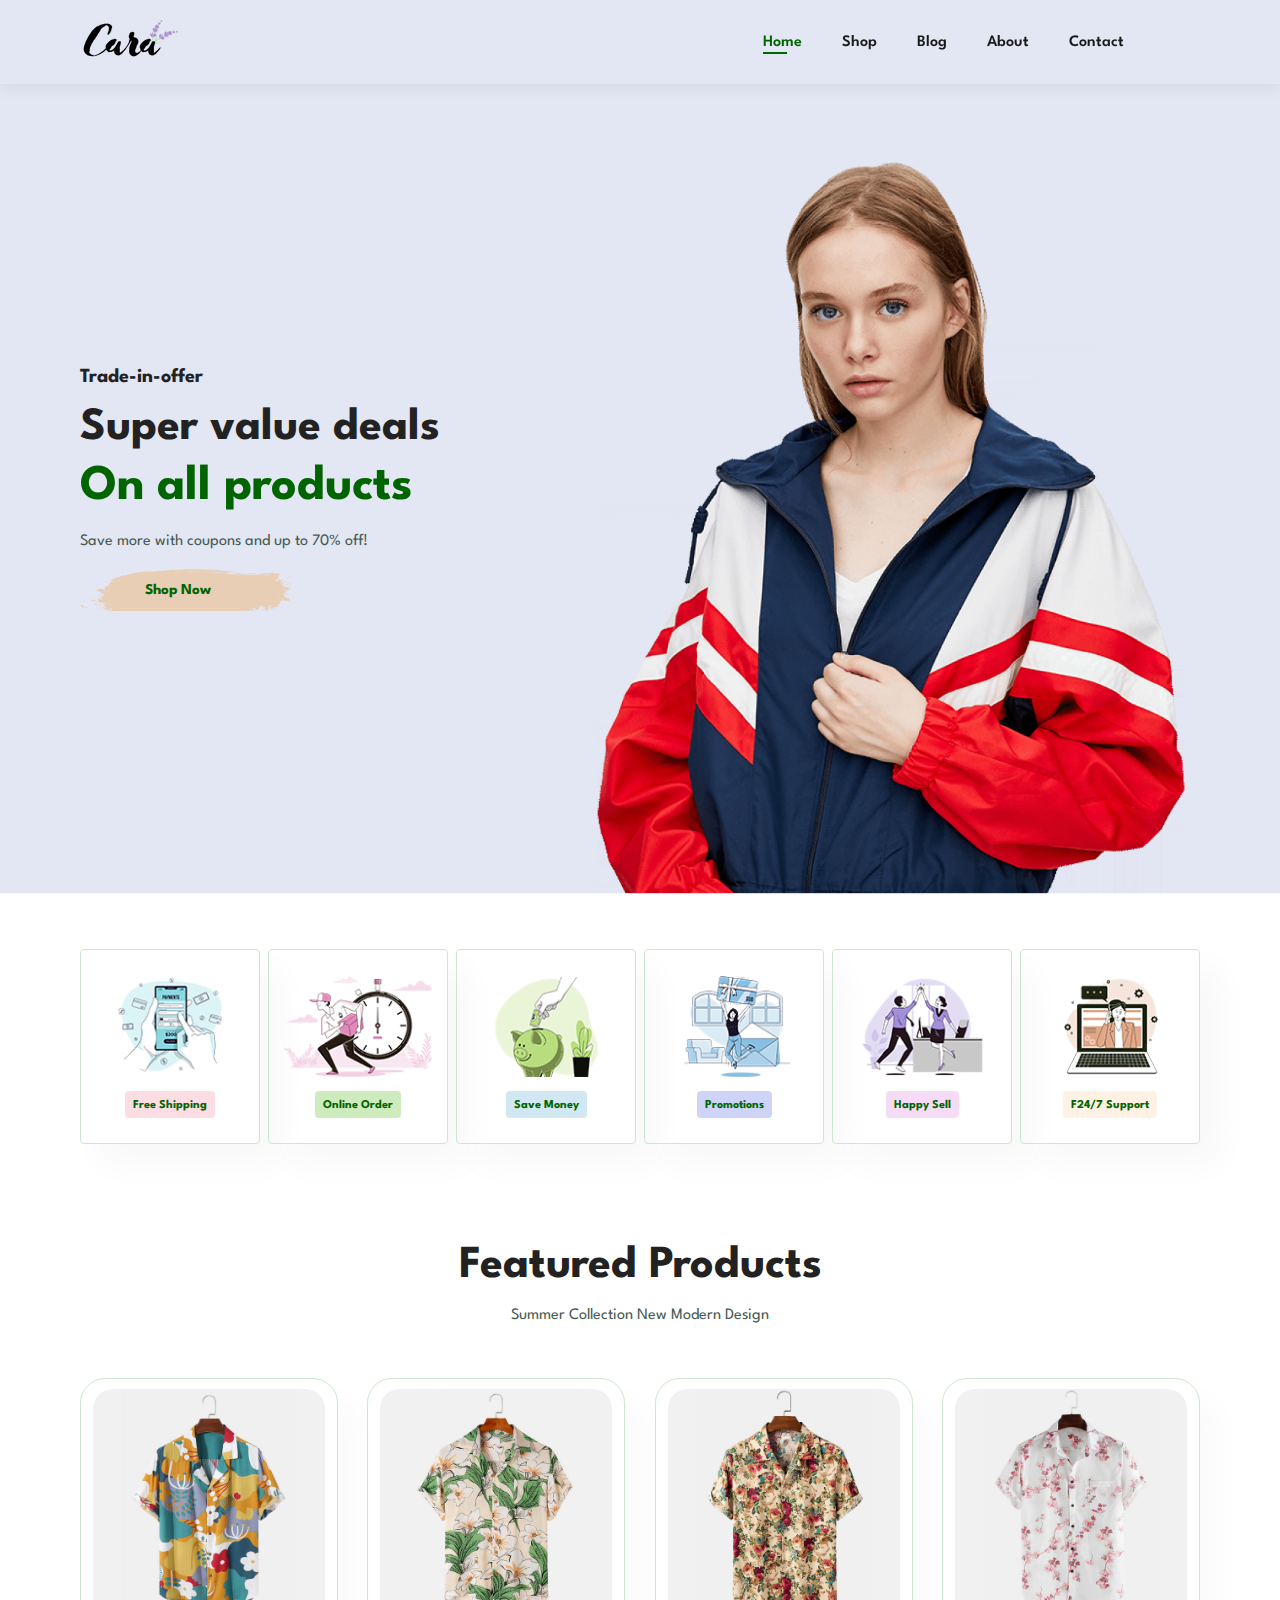
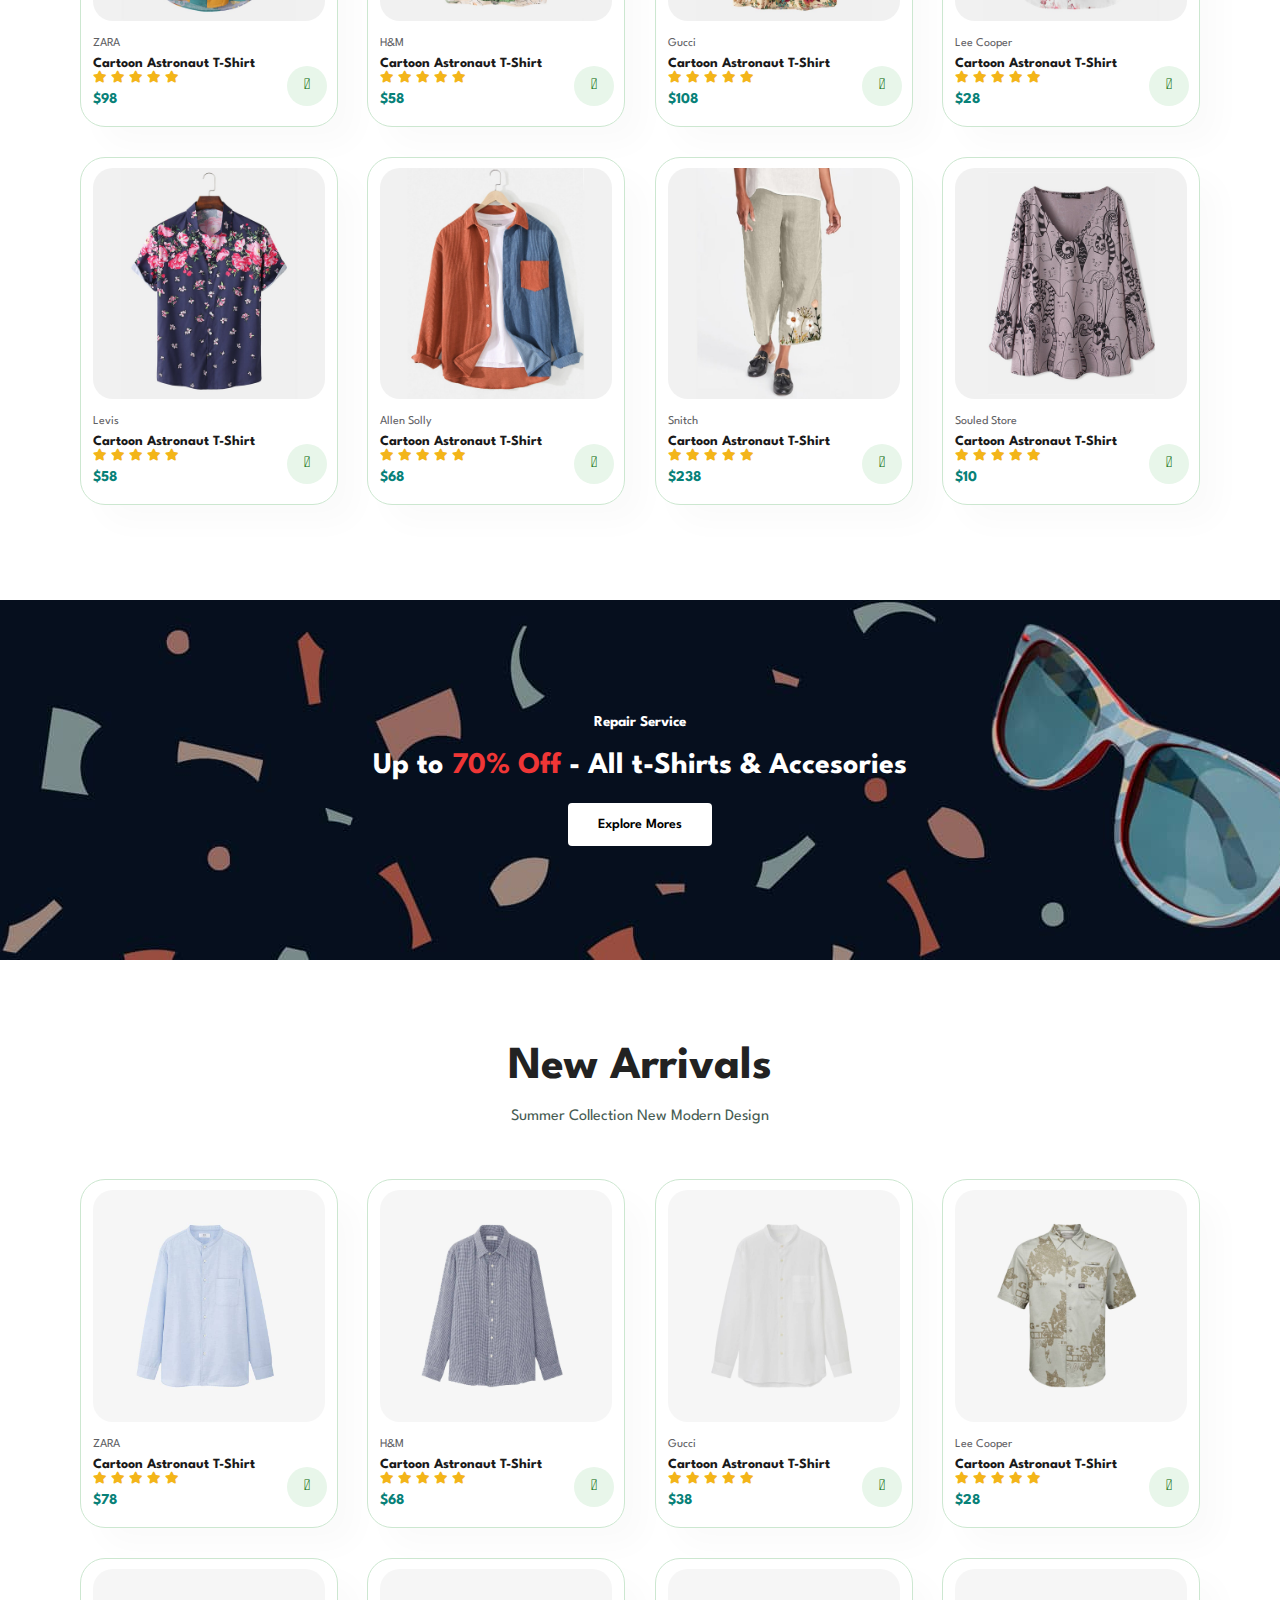
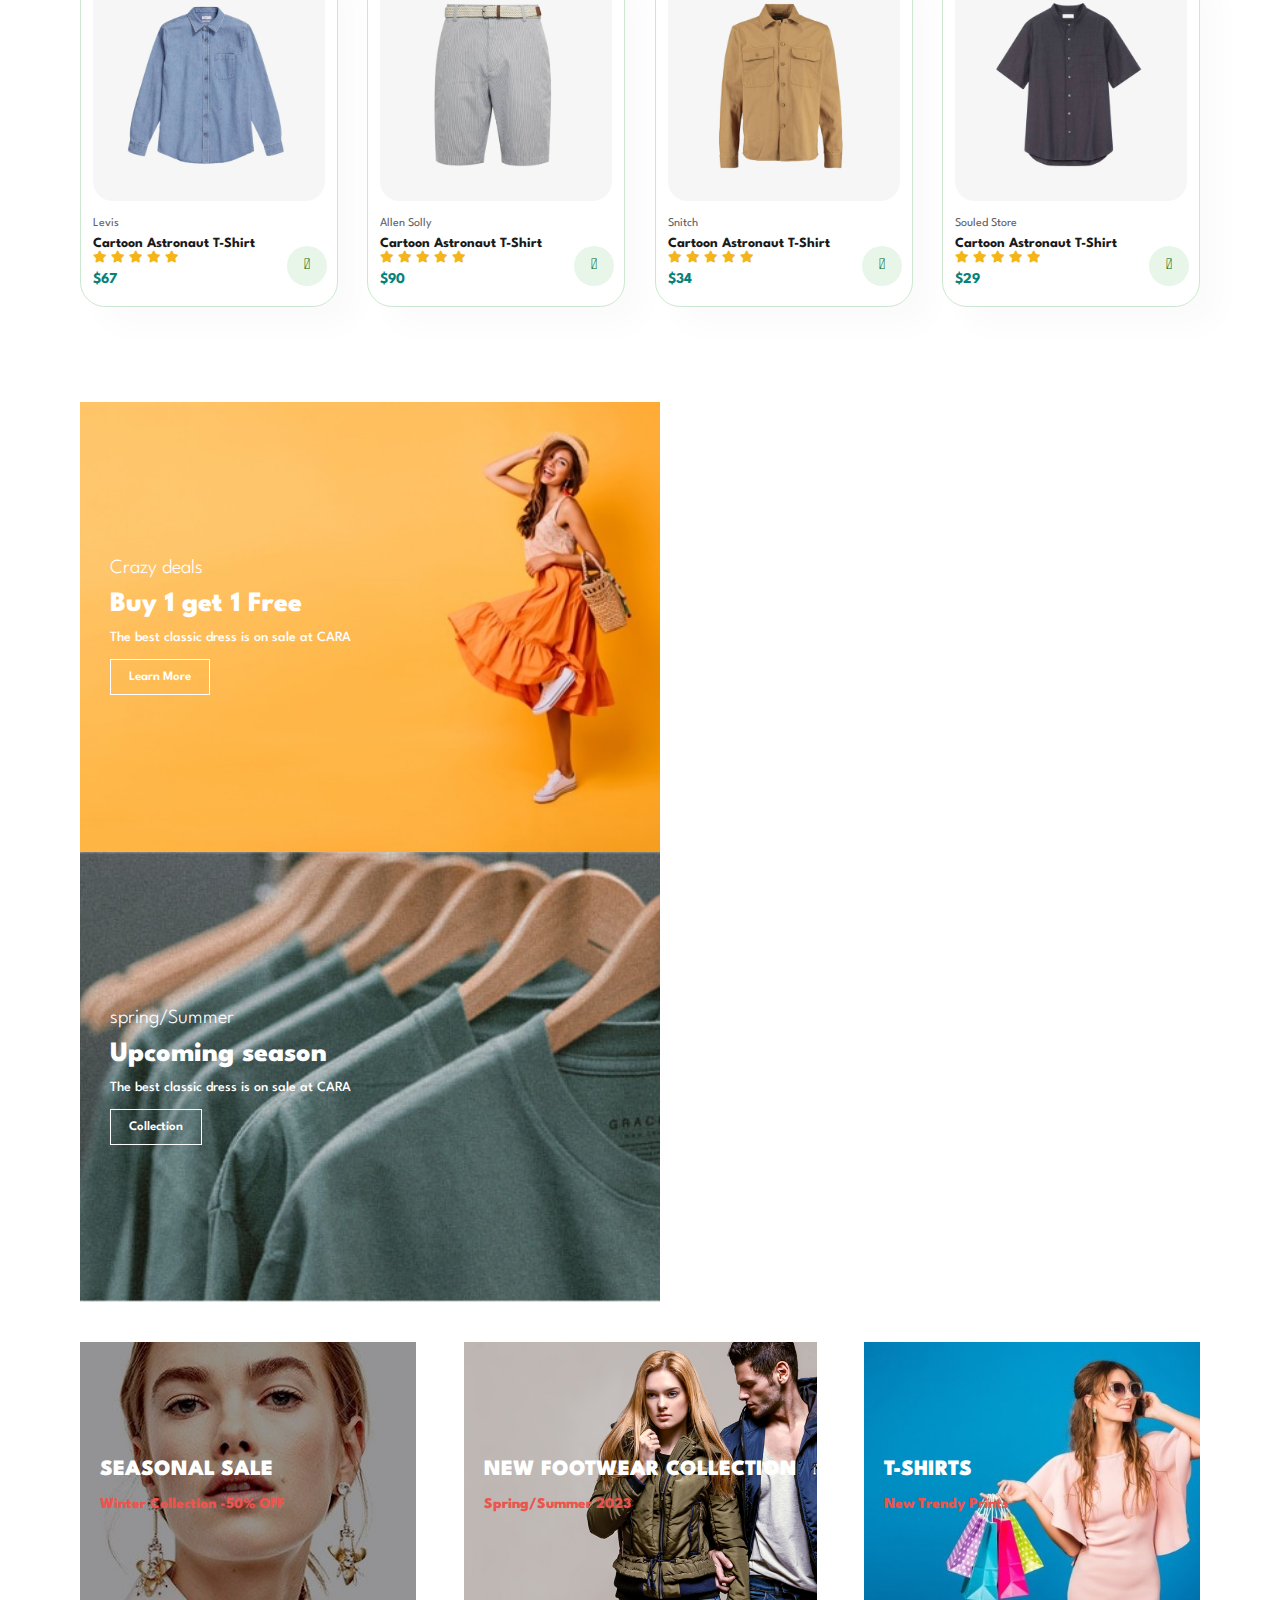
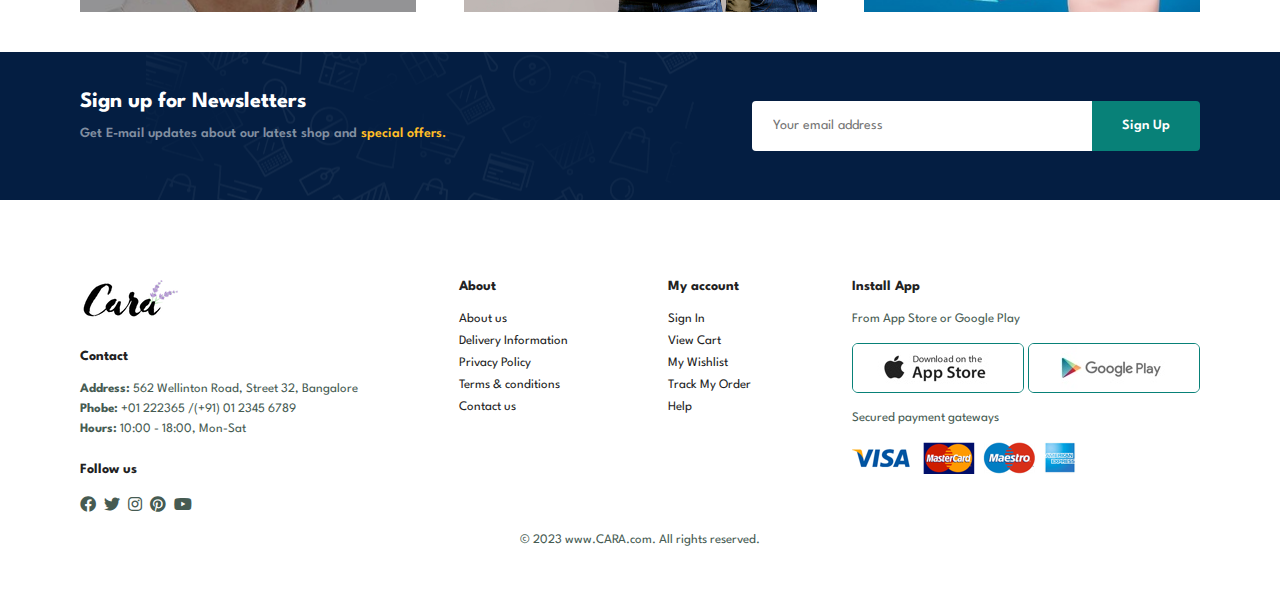
<file: index.html>
<!DOCTYPE html>
<html lang="en">
<head>
    <meta charset="UTF-8">
    <meta http-equiv="X-UA-Compatible" content="IE=edge">
    <meta name="viewport" content="width=device-width, initial-scale=1.0">
    <title>E-commerce</title>
    <link rel="stylesheet" href="https://pro.fontawesome.com/releases/v5.10.0/css/all.css" />
    <link rel="stylesheet" href="style.css">

</head>

<body>
<section id="header">
    <a href="#"><img src="img/logo.png" class="logo" alt=""></a>
    <div>
        <ul id="navbar">
            <li><a class="active" href="index.html">Home</a></li>
            <li><a href="shop.html">Shop</a></li>
            <li><a href="blog.html">Blog</a></li>
            <li><a href="about.html">About</a></li>
            <li><a href="contact.html">Contact</a></li>
            <li id="lg-bag"><a href="cart.html"><i class="far fa-shopping-cart"></i></a></li>
            <a href="#" id="close"> <i class="far fa-times"></i></a>
        </ul>
    </div>
    <div id="mobile">
        <a href="cart.html"><i class="far fa-shopping-cart"></i></a>
        <i id="bar" class="fas fa-outdent"></i>
    </div>
</section>

<section id="hero">
    <h4>Trade-in-offer</h4>
    <h2>Super value deals</h2>
    <h1>On all products</h1>
    <p>Save more with coupons and up to 70% off!</p>
    <button>Shop Now</button>
</section>

<section id="feature" class="section-p1">
    <div class="fe-box">
        <img src="img/feature/f1.png" alt="">
        <h6>Free Shipping</h6>
    </div>
    <div class="fe-box">
        <img src="img/feature/f2.png" alt="">
        <h6>Online Order</h6>
    </div>
    <div class="fe-box">
        <img src="img/feature/f3.png" alt="">
        <h6>Save Money</h6>
    </div>
    <div class="fe-box">
        <img src="img/feature/f4.png" alt="">
        <h6>Promotions</h6>
    </div>
    <div class="fe-box">
        <img src="img/feature/f5.png" alt="">
        <h6>Happy Sell</h6>
    </div>
    <div class="fe-box">
        <img src="img/feature/f6.png" alt="">
        <h6>F24/7 Support</h6>
    </div>
</section>
<section id="product1" class="section-p1">
    <h2>Featured Products</h2>
    <p>Summer Collection New Modern Design</p>
    <div class="pro-container">
        <div class="pro">
            <img src="img/product/f1.jpg" alt="">
            <div class="des">
                <span>ZARA</span>
                <h5>Cartoon Astronaut T-Shirt</h5>
                <div class="star">
                    <i class="fas fa-star"></i>
                    <i class="fas fa-star"></i>
                    <i class="fas fa-star"></i>
                    <i class="fas fa-star"></i>
                    <i class="fas fa-star"></i>
                </div>
                <h4>$98</h4>
            </div>
            <a href="#"> <i class="fal fa-shopping-cart cart"></i></a>
        </div>
        <div class="pro">
            <img src="img/product/f2.jpg" alt="">
            <div class="des">
                <span>H&M</span>
                <h5>Cartoon Astronaut T-Shirt</h5>
                <div class="star">
                    <i class="fas fa-star"></i>
                    <i class="fas fa-star"></i>
                    <i class="fas fa-star"></i>
                    <i class="fas fa-star"></i>
                    <i class="fas fa-star"></i>
                </div>
                <h4>$58</h4>
            </div>
            <a href="#"> <i class="fal fa-shopping-cart cart"></i></a>
        </div>
        <div class="pro">
            <img src="img/product/f3.jpg" alt="">
            <div class="des">
                <span>Gucci</span>
                <h5>Cartoon Astronaut T-Shirt</h5>
                <div class="star">
                    <i class="fas fa-star"></i>
                    <i class="fas fa-star"></i>
                    <i class="fas fa-star"></i>
                    <i class="fas fa-star"></i>
                    <i class="fas fa-star"></i>
                </div>
                <h4>$108</h4>
            </div>
            <a href="#"> <i class="fal fa-shopping-cart cart"></i></a>
        </div>
        <div class="pro">
            <img src="img/product/f4.jpg" alt="">
            <div class="des">
                <span>Lee Cooper</span>
                <h5>Cartoon Astronaut T-Shirt</h5>
                <div class="star">
                    <i class="fas fa-star"></i>
                    <i class="fas fa-star"></i>
                    <i class="fas fa-star"></i>
                    <i class="fas fa-star"></i>
                    <i class="fas fa-star"></i>
                </div>
                <h4>$28</h4>
            </div>
            <a href="#"> <i class="fal fa-shopping-cart cart"></i></a>
        </div>
        <div class="pro">
            <img src="img/product/f5.jpg" alt="">
            <div class="des">
                <span>Levis</span>
                <h5>Cartoon Astronaut T-Shirt</h5>
                <div class="star">
                    <i class="fas fa-star"></i>
                    <i class="fas fa-star"></i>
                    <i class="fas fa-star"></i>
                    <i class="fas fa-star"></i>
                    <i class="fas fa-star"></i>
                </div>
                <h4>$58</h4>
            </div>
            <a href="#"> <i class="fal fa-shopping-cart cart"></i></a>
        </div>
        <div class="pro">
            <img src="img/product/f6.jpg" alt="">
            <div class="des">
                <span>Allen Solly</span>
                <h5>Cartoon Astronaut T-Shirt</h5>
                <div class="star">
                    <i class="fas fa-star"></i>
                    <i class="fas fa-star"></i>
                    <i class="fas fa-star"></i>
                    <i class="fas fa-star"></i>
                    <i class="fas fa-star"></i>
                </div>
                <h4>$68</h4>
            </div>
            <a href="#"> <i class="fal fa-shopping-cart cart"></i></a>
        </div>
        <div class="pro">
            <img src="img/product/f7.jpg" alt="">
            <div class="des">
                <span>Snitch</span>
                <h5>Cartoon Astronaut T-Shirt</h5>
                <div class="star">
                    <i class="fas fa-star"></i>
                    <i class="fas fa-star"></i>
                    <i class="fas fa-star"></i>
                    <i class="fas fa-star"></i>
                    <i class="fas fa-star"></i>
                </div>
                <h4>$238</h4>
            </div>
            <a href="#"> <i class="fal fa-shopping-cart cart"></i></a>
        </div>
        <div class="pro">
            <img src="img/product/f8.jpg" alt="">
            <div class="des">
                <span>Souled Store</span>
                <h5>Cartoon Astronaut T-Shirt</h5>
                <div class="star">
                    <i class="fas fa-star"></i>
                    <i class="fas fa-star"></i>
                    <i class="fas fa-star"></i>
                    <i class="fas fa-star"></i>
                    <i class="fas fa-star"></i>
                </div>
                <h4>$10</h4>
            </div>
            <a href="#"> <i class="fal fa-shopping-cart cart"></i></a>
        </div>
    </div>
</section>

<section id="banner" class="section-m1">
   <h4>Repair Service</h4>
   <h2>Up to <span>70% Off</span>  - All t-Shirts & Accesories</h2> 
   <button class="normal" >Explore Mores</button>
</section>
<section id="product1" class="section-p1">
    <h2>New Arrivals</h2>
    <p>Summer Collection New Modern Design</p>
    <div class="pro-container">
        <div class="pro">
            <img src="img/product/n1.jpg" alt="">
            <div class="des">
                <span>ZARA</span>
                <h5>Cartoon Astronaut T-Shirt</h5>
                <div class="star">
                    <i class="fas fa-star"></i>
                    <i class="fas fa-star"></i>
                    <i class="fas fa-star"></i>
                    <i class="fas fa-star"></i>
                    <i class="fas fa-star"></i>
                </div>
                <h4>$78</h4>
            </div>
            <a href="#"> <i class="fal fa-shopping-cart cart"></i></a>
        </div>
        <div class="pro">
            <img src="img/product/n2.jpg" alt="">
            <div class="des">
                <span>H&M</span>
                <h5>Cartoon Astronaut T-Shirt</h5>
                <div class="star">
                    <i class="fas fa-star"></i>
                    <i class="fas fa-star"></i>
                    <i class="fas fa-star"></i>
                    <i class="fas fa-star"></i>
                    <i class="fas fa-star"></i>
                </div>
                <h4>$68</h4>
            </div>
            <a href="#"> <i class="fal fa-shopping-cart cart"></i></a>
        </div>
        <div class="pro">
            <img src="img/product/n3.jpg" alt="">
            <div class="des">
                <span>Gucci</span>
                <h5>Cartoon Astronaut T-Shirt</h5>
                <div class="star">
                    <i class="fas fa-star"></i>
                    <i class="fas fa-star"></i>
                    <i class="fas fa-star"></i>
                    <i class="fas fa-star"></i>
                    <i class="fas fa-star"></i>
                </div>
                <h4>$38</h4>
            </div>
            <a href="#"> <i class="fal fa-shopping-cart cart"></i></a>
        </div>
        <div class="pro">
            <img src="img/product/n4.jpg" alt="">
            <div class="des">
                <span>Lee Cooper</span>
                <h5>Cartoon Astronaut T-Shirt</h5>
                <div class="star">
                    <i class="fas fa-star"></i>
                    <i class="fas fa-star"></i>
                    <i class="fas fa-star"></i>
                    <i class="fas fa-star"></i>
                    <i class="fas fa-star"></i>
                </div>
                <h4>$28</h4>
            </div>
            <a href="#"> <i class="fal fa-shopping-cart cart"></i></a>
        </div>
        <div class="pro">
            <img src="img/product/n5.jpg" alt="">
            <div class="des">
                <span>Levis</span>
                <h5>Cartoon Astronaut T-Shirt</h5>
                <div class="star">
                    <i class="fas fa-star"></i>
                    <i class="fas fa-star"></i>
                    <i class="fas fa-star"></i>
                    <i class="fas fa-star"></i>
                    <i class="fas fa-star"></i>
                </div>
                <h4>$67</h4>
            </div>
            <a href="#"> <i class="fal fa-shopping-cart cart"></i></a>
        </div>
        <div class="pro">
            <img src="img/product/n6.jpg" alt="">
            <div class="des">
                <span>Allen Solly</span>
                <h5>Cartoon Astronaut T-Shirt</h5>
                <div class="star">
                    <i class="fas fa-star"></i>
                    <i class="fas fa-star"></i>
                    <i class="fas fa-star"></i>
                    <i class="fas fa-star"></i>
                    <i class="fas fa-star"></i>
                </div>
                <h4>$90</h4>
            </div>
            <a href="#"> <i class="fal fa-shopping-cart cart"></i></a>
        </div>
        <div class="pro">
            <img src="img/product/n7.jpg" alt="">
            <div class="des">
                <span>Snitch</span>
                <h5>Cartoon Astronaut T-Shirt</h5>
                <div class="star">
                    <i class="fas fa-star"></i>
                    <i class="fas fa-star"></i>
                    <i class="fas fa-star"></i>
                    <i class="fas fa-star"></i>
                    <i class="fas fa-star"></i>
                </div>
                <h4>$34</h4>
            </div>
            <a href="#"> <i class="fal fa-shopping-cart cart"></i></a>
        </div>
        <div class="pro">
            <img src="img/product/n8.jpg" alt="">
            <div class="des">
                <span>Souled Store</span>
                <h5>Cartoon Astronaut T-Shirt</h5>
                <div class="star">
                    <i class="fas fa-star"></i>
                    <i class="fas fa-star"></i>
                    <i class="fas fa-star"></i>
                    <i class="fas fa-star"></i>
                    <i class="fas fa-star"></i>
                </div>
                <h4>$29</h4>
            </div>
            <a href="#"> <i class="fal fa-shopping-cart cart"></i></a>
        </div>
    </div>
</section>

<section id="sm-banner" class="section-p1">
<div class="banner-box">
    <h4>Crazy deals</h4>
    <h2>Buy 1 get 1 Free</h2>
    <span>The best classic dress is on sale at CARA</span>
    <button class="white">Learn More</button>
</div>
<div class="banner-box banner-box2">
    <h4>spring/Summer</h4>
    <h2>Upcoming season</h2>
    <span>The best classic dress is on sale at CARA</span>
    <button class="white">Collection</button>
</div>
</section>
<section id="banner3">
    <div class="banner-box">
        <h2>SEASONAL SALE</h2>
        <h3>Winter Collection -50% OFF</h3>
        </div>
        <div class="banner-box banner-box2">
            <h2>NEW FOOTWEAR COLLECTION</h2>
            <h3>Spring/Summer 2023</h3>
            </div>
            <div class="banner-box banner-box3">
                <h2>T-SHIRTS</h2>
                <h3>New Trendy Prints</h3>
                </div>
</section>
<section id="newsletter" class="section-p1 section-m1">
    <div class="newstext">
        <h4>Sign up for Newsletters</h4>
        <p>Get E-mail updates about our latest shop and <span>special offers.</span></p>
    </div>
    <div class="form">
        <input type="text" placeholder="Your email address">
        <button class="normal">Sign Up</button>
    </div>
</section>
<footer class="section-p1">
    <div class="col">
        <img class="logo" src="img/logo.png" alt="">
        <h4>Contact</h4>
        <p><strong>Address:</strong> 562 Wellinton Road, Street 32, Bangalore</p>
        <p><strong>Phobe:</strong> +01 222365 /(+91)  01 2345 6789</p>
        <p><strong>Hours:</strong> 10:00 - 18:00, Mon-Sat</p>
        <div class="follow">
        <h4>Follow us</h4>
        <div class="icon">
            <i class="fab fa-facebook"></i>
            <i class="fab fa-twitter"></i>
            <i class="fab fa-instagram"></i>
            <i class="fab fa-pinterest"></i>
            <i class="fab fa-youtube"></i>
        </div>
    </div>
</div>
<div class="col">
    <h4>About</h4>
    <a href="#">About us</a>
    <a href="#">Delivery Information</a>
    <a href="#">Privacy Policy</a>
    <a href="#">Terms & conditions</a>
    <a href="#">Contact us</a>
</div>
<div class="col">
    <h4>My account</h4>
    <a href="#">Sign In</a>
    <a href="#">View Cart</a>
    <a href="#">My Wishlist</a>
    <a href="#">Track My Order</a>
    <a href="#">Help</a>
</div>
<div class="col install">
    <h4>Install App</h4>
    <p>From App Store or Google Play</p>
    <div class="row">
        <img src="img/pay/app.jpg" alt="">
        <img src="img/pay/play.jpg" alt="">
    </div>
    <p>Secured payment gateways</p>
    <img src="img/pay/pay.png" alt="">
</div>
<div class="copyright">
    <p>© 2023 www.CARA.com. All rights reserved.</p>
</div>
</footer>
    <script src="script.js"></script>
</body>
</html>
</file>
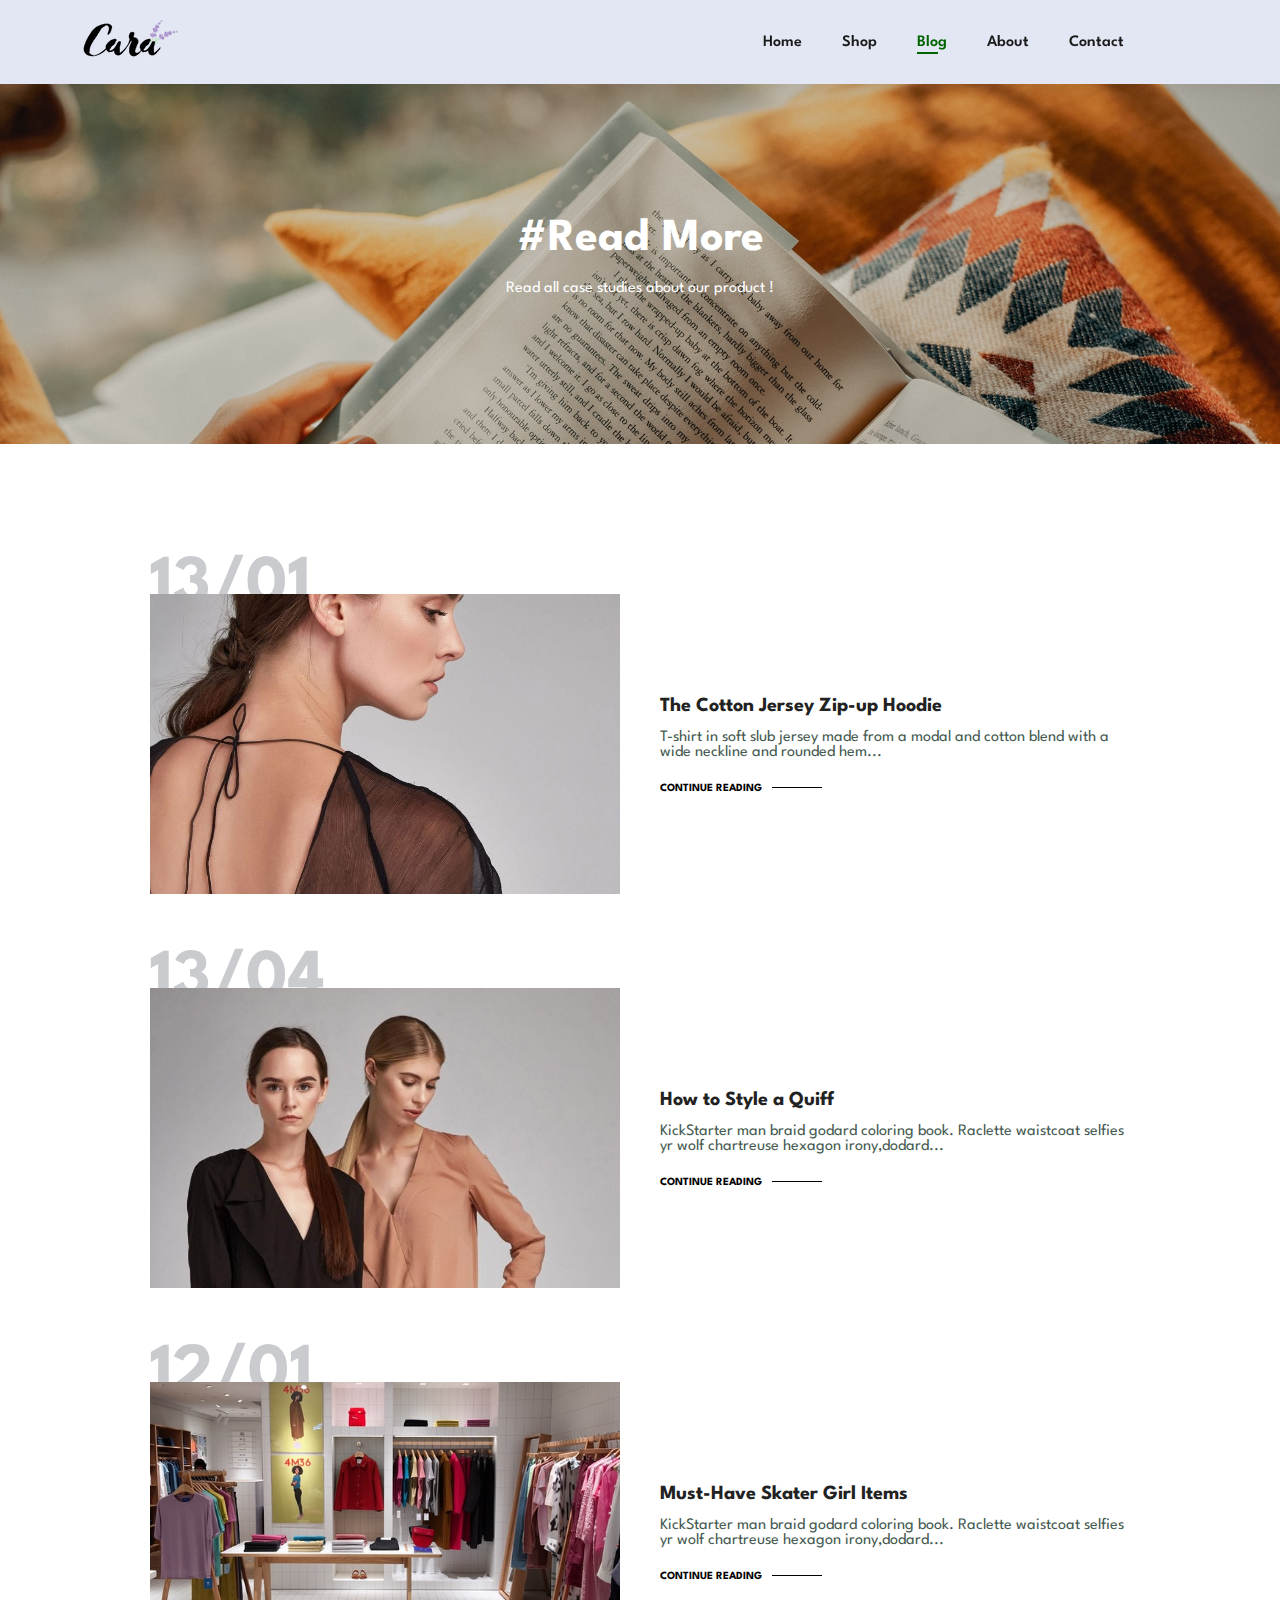
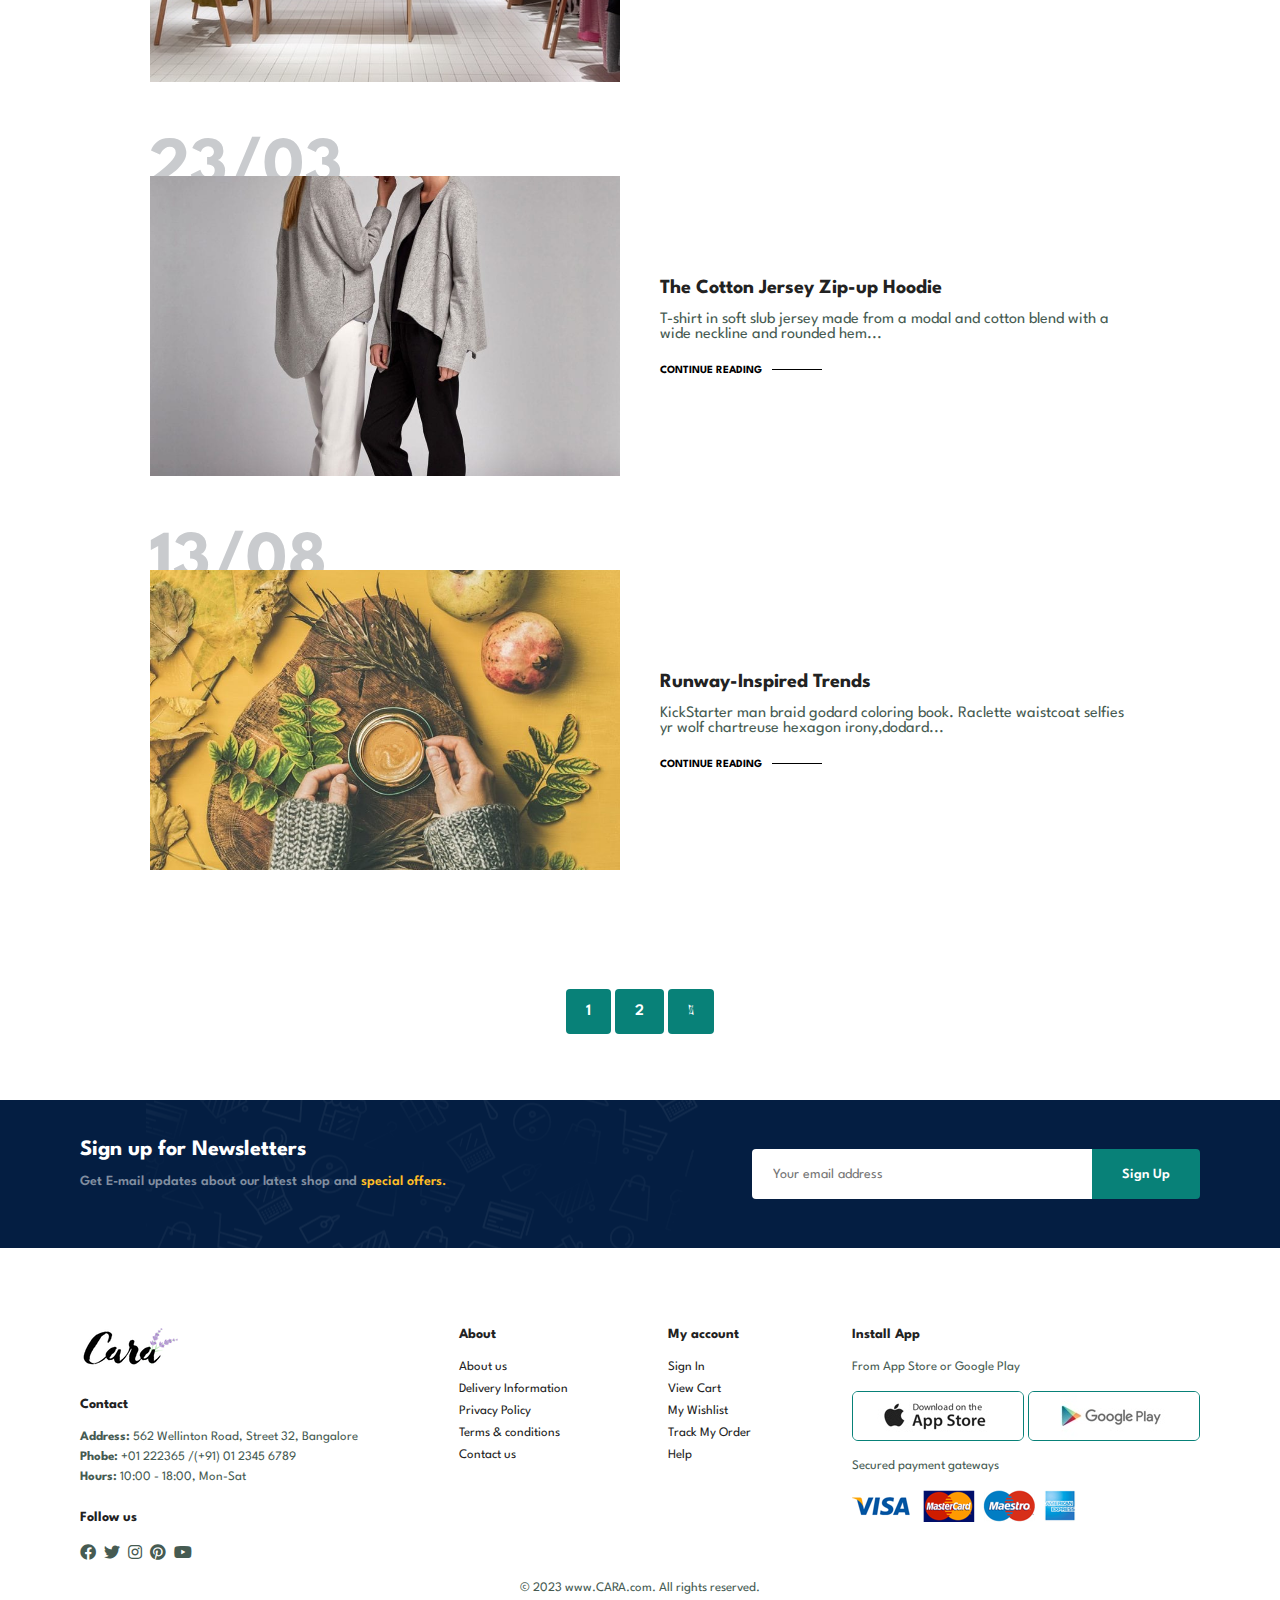
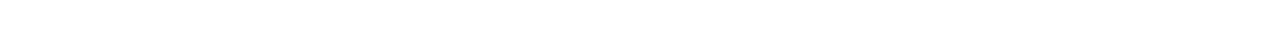
<file: blog.html>
<!DOCTYPE html>
<html lang="en">
<head>
    <meta charset="UTF-8">
    <meta http-equiv="X-UA-Compatible" content="IE=edge">
    <meta name="viewport" content="width=device-width, initial-scale=1.0">
    <title>E-commerce</title>
    <link rel="stylesheet" href="https://pro.fontawesome.com/releases/v5.10.0/css/all.css" />
    <link rel="stylesheet" href="style.css">

</head>

<body>
<section id="header">
    <a href="#"><img src="img/logo.png" class="logo" alt=""></a>
    <div>
        <ul id="navbar">
            <li><a href="index.html">Home</a></li>
            <li><a href="shop.html">Shop</a></li>
            <li><a class="active" href="blog.html">Blog</a></li>
            <li><a href="about.html">About</a></li>
            <li><a href="contact.html">Contact</a></li>
            <li id="lg-bag"><a href="cart.html"><i class="far fa-shopping-cart"></i></a></li>
            <a href="#" id="close"> <i class="far fa-times"></i></a>
        </ul>
    </div>
    <div id="mobile">
        <a href="cart.html"><i class="far fa-shopping-cart"></i></a>
        <i id="bar" class="fas fa-outdent"></i>
    </div>
</section>

<section id="page-header" class="blog-header">
    <h2>#Read More</h2>
    
    <p>Read all case studies about our product !</p>
</section>
<section id="blog">
    <div class="blog-box">
        <div class="blog-img">
            <img src="img/blog/b1.jpg" alt="">
        </div>
        <div class="blog-details">
            <h4>The Cotton Jersey Zip-up Hoodie</h4>
            <p>T-shirt in soft slub jersey made from a modal and cotton blend with a wide neckline and rounded hem...</p>
            <a href="#">CONTINUE READING</a>
        </div>
        <h1>13/01</h1>
    </div>
    <div class="blog-box">
        <div class="blog-img">
            <img src="img/blog/b2.jpg" alt="">
        </div>
        <div class="blog-details">
            <h4>How to Style a Quiff</h4>
            <p>KickStarter man braid godard coloring book. Raclette waistcoat selfies yr wolf chartreuse hexagon irony,dodard...</p>
            <a href="#">CONTINUE READING</a>
        </div>
        <h1>13/04</h1>
    </div>
    <div class="blog-box">
        <div class="blog-img">
            <img src="img/blog/b3.jpg" alt="">
        </div>
        <div class="blog-details">
            <h4>Must-Have Skater Girl Items</h4>
            <p>KickStarter man braid godard coloring book. Raclette waistcoat selfies yr wolf chartreuse hexagon irony,dodard...</p>
            <a href="#">CONTINUE READING</a>
        </div>
        <h1>12/01</h1>
    </div>
    <div class="blog-box">
        <div class="blog-img">
            <img src="img/blog/b4.jpg" alt="">
        </div>
        <div class="blog-details">
            <h4>The Cotton Jersey Zip-up Hoodie</h4>
            <p>T-shirt in soft slub jersey made from a modal and cotton blend with a wide neckline and rounded hem...</p>
            <a href="#">CONTINUE READING</a>
        </div>
        <h1>23/03</h1>
    </div>
    <div class="blog-box">
        <div class="blog-img">
            <img src="img/blog/b6.jpg" alt="">
        </div>
        <div class="blog-details">
            <h4>Runway-Inspired Trends</h4>
            <p>KickStarter man braid godard coloring book. Raclette waistcoat selfies yr wolf chartreuse hexagon irony,dodard...</p>
            <a href="#">CONTINUE READING</a>
        </div>
        <h1>13/08</h1>
    </div>
</section>
<section id="pagination" class="section-p1">
<a href="#">1</a>
<a href="#">2</a>
<a href="#"><i class="fal fa-long-arrow-alt-right"></i></a>
</section>
<section id="newsletter" class="section-p1 section-m1">
    <div class="newstext">
        <h4>Sign up for Newsletters</h4>
        <p>Get E-mail updates about our latest shop and <span>special offers.</span></p>
    </div>
    <div class="form">
        <input type="text" placeholder="Your email address">
        <button class="normal">Sign Up</button>
    </div>
</section>
<footer class="section-p1">
    <div class="col">
        <img class="logo" src="img/logo.png" alt="">
        <h4>Contact</h4>
        <p><strong>Address:</strong> 562 Wellinton Road, Street 32, Bangalore</p>
        <p><strong>Phobe:</strong> +01 222365 /(+91)  01 2345 6789</p>
        <p><strong>Hours:</strong> 10:00 - 18:00, Mon-Sat</p>
        <div class="follow">
        <h4>Follow us</h4>
        <div class="icon">
            <i class="fab fa-facebook"></i>
            <i class="fab fa-twitter"></i>
            <i class="fab fa-instagram"></i>
            <i class="fab fa-pinterest"></i>
            <i class="fab fa-youtube"></i>
        </div>
    </div>
</div>
<div class="col">
    <h4>About</h4>
    <a href="#">About us</a>
    <a href="#">Delivery Information</a>
    <a href="#">Privacy Policy</a>
    <a href="#">Terms & conditions</a>
    <a href="#">Contact us</a>
</div>
<div class="col">
    <h4>My account</h4>
    <a href="#">Sign In</a>
    <a href="#">View Cart</a>
    <a href="#">My Wishlist</a>
    <a href="#">Track My Order</a>
    <a href="#">Help</a>
</div>
<div class="col install">
    <h4>Install App</h4>
    <p>From App Store or Google Play</p>
    <div class="row">
        <img src="img/pay/app.jpg" alt="">
        <img src="img/pay/play.jpg" alt="">
    </div>
    <p>Secured payment gateways</p>
    <img src="img/pay/pay.png" alt="">
</div>
<div class="copyright">
    <p>© 2023 www.CARA.com. All rights reserved.</p>
</div>
</footer>
    <script src="script.js"></script>
</body>
</html>
</file>
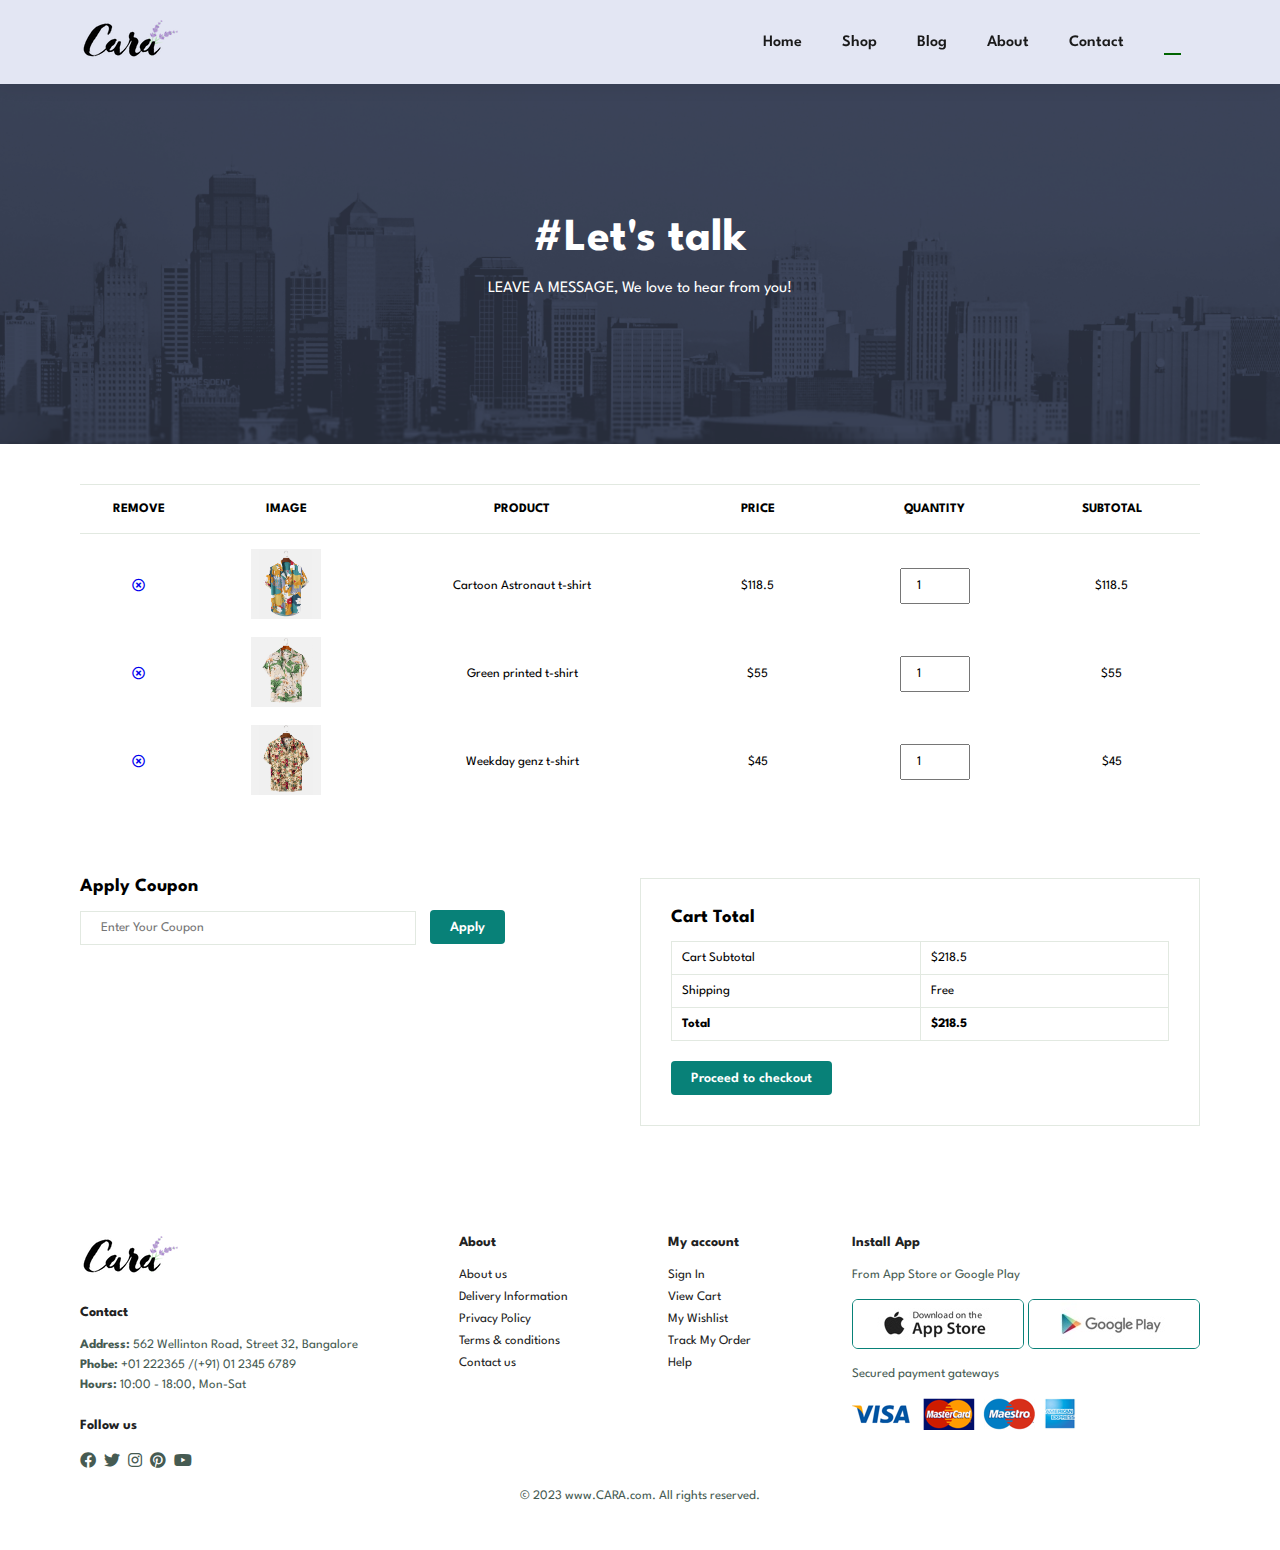
<file: cart.html>
<!DOCTYPE html>
<html lang="en">
<head>
    <meta charset="UTF-8">
    <meta http-equiv="X-UA-Compatible" content="IE=edge">
    <meta name="viewport" content="width=device-width, initial-scale=1.0">
    <title>E-commerce</title>
    <link rel="stylesheet" href="https://pro.fontawesome.com/releases/v5.10.0/css/all.css" />
    <link rel="stylesheet" href="style.css">

</head>

<body>
<section id="header">
    <a href="#"><img src="img/logo.png" class="logo" alt=""></a>
    <div>
        <ul id="navbar">
            <li><a href="index.html">Home</a></li>
            <li><a href="shop.html">Shop</a></li>
            <li><a href="blog.html">Blog</a></li>
            <li><a href="about.html">About</a></li>
            <li><a  href="contact.html">Contact</a></li>
            <li id="lg-bag"><a class="active" href="cart.html"><i class="far fa-shopping-cart"></i></a></li>
            <a href="#" id="close"> <i class="far fa-times"></i></a>
        </ul>
    </div>
    <div id="mobile">
        <a href="cart.html"><i class="far fa-shopping-cart"></i></a>
        <i id="bar" class="fas fa-outdent"></i>
    </div>
</section>

<section id="page-header" class="about-header">
    <h2>#Let's talk</h2>
    
    <p>LEAVE A MESSAGE, We love to hear from you!</p>
</section>
<section id="cart" class="section-p1">
    <table width="100%">
        <thead>
            <tr>
                <td>Remove</td>
                <td>Image</td>
                <td>Product</td>
                <td>Price</td>
                <td>Quantity</td>
                <td>Subtotal</td>
            </tr>
        </thead>
        <tbody>
            <tr>
                <td><a href="#"><i class="far fa-times-circle"></i></a></td>
                <td><img src="img/product/f1.jpg" alt=""></td>
                <td>Cartoon Astronaut t-shirt</td>
                <td>$118.5</td>
                <td><input type="number" value="1"></td>
                <td>$118.5</td>
            </tr>
            <tr>
                <td><a href="#"><i class="far fa-times-circle"></i></a></td>
                <td><img src="img/product/f2.jpg" alt=""></td>
                <td>Green printed t-shirt</td>
                <td>$55</td>
                <td><input type="number" value="1"></td>
                <td>$55</td>
            </tr>
            <tr>
                <td><a href="#"><i class="far fa-times-circle"></i></a></td>
                <td><img src="img/product/f3.jpg" alt=""></td>
                <td>Weekday genz t-shirt</td>
                <td>$45</td>
                <td><input type="number" value="1"></td>
                <td>$45</td>
            </tr>
        </tbody>
    </table>
</section>
<section id="cart-add" class="section-p1">
    <div id="coupon">
        <h3>Apply Coupon</h3>
        <div>
            <input type="text" placeholder="Enter Your Coupon">
            <button class="normal">Apply</button>
        </div>
    </div>
    <div id="subtotal">
        <h3>Cart Total</h3>
        <table>
            <tr>
                <td>Cart Subtotal</td>
                <td>$218.5</td>
            </tr>
            <tr>
                <td>Shipping</td>
                <td>Free</td>
            </tr>
            <tr>
                <td><strong>Total</strong></td>
                <td><strong>$218.5</strong></td>
            </tr>
        </table>
        <button class="normal">Proceed to checkout</button>
    </div>
</section>
<footer class="section-p1">
    <div class="col">
        <img class="logo" src="img/logo.png" alt="">
        <h4>Contact</h4>
        <p><strong>Address:</strong> 562 Wellinton Road, Street 32, Bangalore</p>
        <p><strong>Phobe:</strong> +01 222365 /(+91)  01 2345 6789</p>
        <p><strong>Hours:</strong> 10:00 - 18:00, Mon-Sat</p>
        <div class="follow">
        <h4>Follow us</h4>
        <div class="icon">
            <i class="fab fa-facebook"></i>
            <i class="fab fa-twitter"></i>
            <i class="fab fa-instagram"></i>
            <i class="fab fa-pinterest"></i>
            <i class="fab fa-youtube"></i>
        </div>
    </div>
</div>
<div class="col">
    <h4>About</h4>
    <a href="#">About us</a>
    <a href="#">Delivery Information</a>
    <a href="#">Privacy Policy</a>
    <a href="#">Terms & conditions</a>
    <a href="#">Contact us</a>
</div>
<div class="col">
    <h4>My account</h4>
    <a href="#">Sign In</a>
    <a href="#">View Cart</a>
    <a href="#">My Wishlist</a>
    <a href="#">Track My Order</a>
    <a href="#">Help</a>
</div>
<div class="col install">
    <h4>Install App</h4>
    <p>From App Store or Google Play</p>
    <div class="row">
        <img src="img/pay/app.jpg" alt="">
        <img src="img/pay/play.jpg" alt="">
    </div>
    <p>Secured payment gateways</p>
    <img src="img/pay/pay.png" alt="">
</div>
<div class="copyright">
    <p>© 2023 www.CARA.com. All rights reserved.</p>
</div>
</footer>
    <script src="script.js"></script>
</body>
</html>
</file>
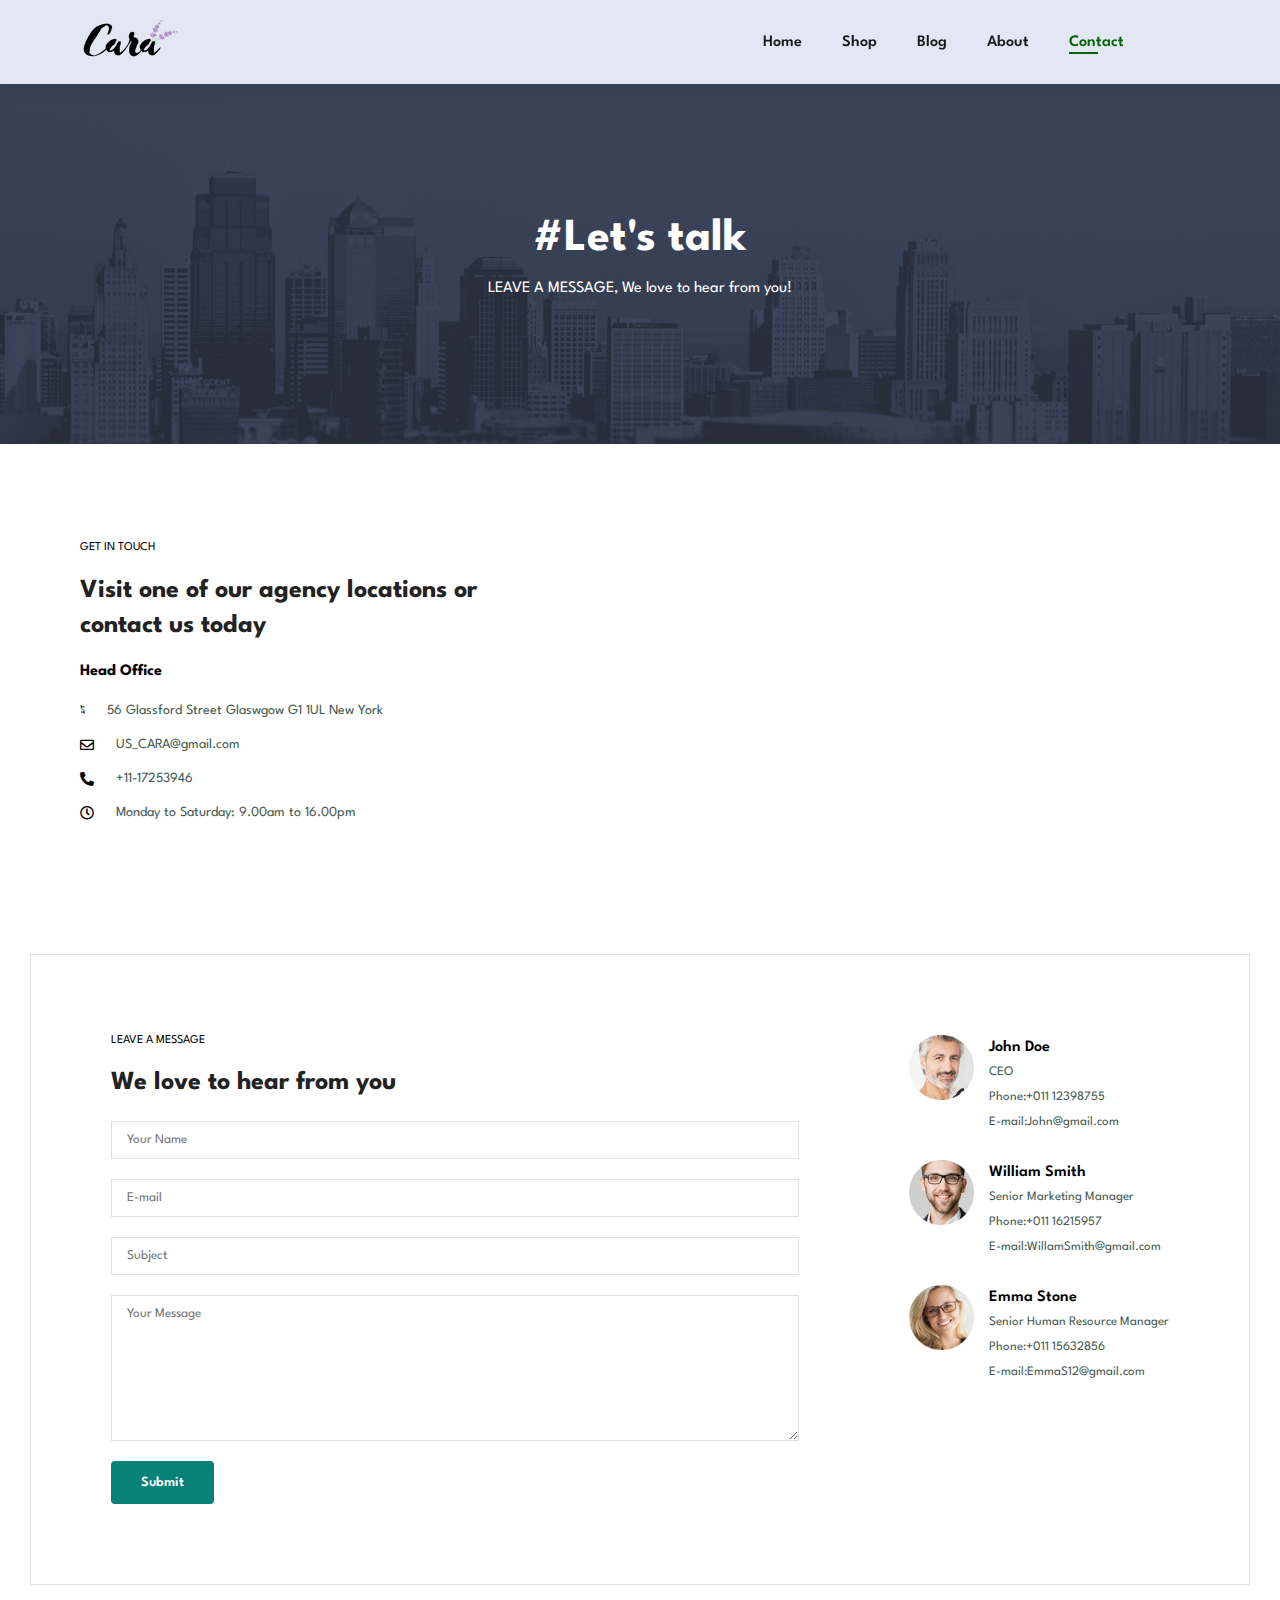
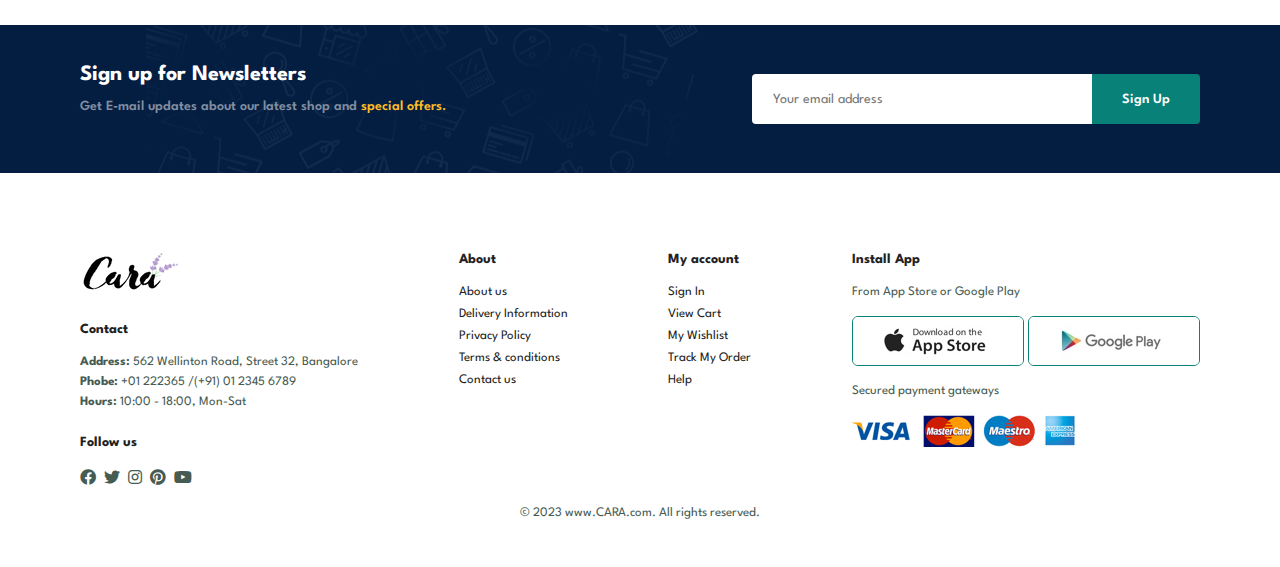
<file: contact.html>
<!DOCTYPE html>
<html lang="en">
<head>
    <meta charset="UTF-8">
    <meta http-equiv="X-UA-Compatible" content="IE=edge">
    <meta name="viewport" content="width=device-width, initial-scale=1.0">
    <title>E-commerce</title>
    <link rel="stylesheet" href="https://pro.fontawesome.com/releases/v5.10.0/css/all.css" />
    <link rel="stylesheet" href="style.css">

</head>

<body>
<section id="header">
    <a href="#"><img src="img/logo.png" class="logo" alt=""></a>
    <div>
        <ul id="navbar">
            <li><a href="index.html">Home</a></li>
            <li><a href="shop.html">Shop</a></li>
            <li><a href="blog.html">Blog</a></li>
            <li><a href="about.html">About</a></li>
            <li><a class="active" href="contact.html">Contact</a></li>
            <li id="lg-bag"><a href="cart.html"><i class="far fa-shopping-cart"></i></a></li>
            <a href="#" id="close"> <i class="far fa-times"></i></a>
        </ul>
    </div>
    <div id="mobile">
        <a href="cart.html"><i class="far fa-shopping-cart"></i></a>
        <i id="bar" class="fas fa-outdent"></i>
    </div>
</section>

<section id="page-header" class="about-header">
    <h2>#Let's talk</h2>
    
    <p>LEAVE A MESSAGE, We love to hear from you!</p>
</section>
<section id="contact-details" class="section-p1">
    <div class="details">
        <span>GET IN TOUCH</span>
        <h2>Visit one of our agency locations or contact us today</h2>
        <h3>Head Office</h3>
        <div>
            <li>
                <i class="fal fa-map"></i>
                <p>56 Glassford Street Glaswgow G1 1UL New York</p>
            </li>
            <li>
                <i class="far fa-envelope"></i>
                <p>US_CARA@gmail.com</p>
            </li>
            <li>
                <i class="fas fa-phone-alt"></i>
                <p>+11-17253946</p>
            </li>
            <li>
                <i class="far fa-clock"></i>
                <p>Monday to Saturday: 9.00am to 16.00pm</p>
            </li>
        </div>
    </div>
    <div class="map">
        <iframe src="https://www.google.com/maps/embed?pb=!1m18!1m12!1m3!1d19478.559340667!2d-1.8802387!3d52.391814800000006!2m3!1f0!2f0!3f0!3m2!1i1024!2i768!4f13.1!3m3!1m2!1s0x4870bed42d03b3f3%3A0xe583e813d1de2909!2sHollywood%2C%20UK!5e0!3m2!1sen!2sin!4v1684350212707!5m2!1sen!2sin" width="600" height="450" style="border:0;" allowfullscreen="" loading="lazy" referrerpolicy="no-referrer-when-downgrade"></iframe>
    </div>
</section>
<section id="form-details">
    <form action="">
        <span>LEAVE A MESSAGE</span>
        <h2>We love to hear from you</h2>
        <input type="text" placeholder="Your Name">
        <input type="text" placeholder="E-mail">
        <input type="text" placeholder="Subject">
        <textarea name="" id="" cols="30" rows="10" placeholder="Your Message"></textarea>
        <button class="normal">Submit</button>
    </form>

    <div class="people">
        <div>
            <img src="img/people/1.png" alt="">
            <p><span>John Doe</span>CEO <br> Phone:+011 12398755 <br>E-mail:John@gmail.com</p>
        </div>
        <div>
            <img src="img/people/2.png" alt="">
            <p><span>William Smith</span>Senior Marketing Manager <br> Phone:+011 16215957 <br>E-mail:WillamSmith@gmail.com</p>
        </div>
        <div>
            <img src="img/people/3.png" alt="">
            <p><span>Emma Stone</span>Senior Human Resource Manager <br> Phone:+011 15632856 <br>E-mail:EmmaS12@gmail.com</p>
        </div>
    </div>
</section>
<section id="newsletter" class="section-p1 section-m1">
    <div class="newstext">
        <h4>Sign up for Newsletters</h4>
        <p>Get E-mail updates about our latest shop and <span>special offers.</span></p>
    </div>
    <div class="form">
        <input type="text" placeholder="Your email address">
        <button class="normal">Sign Up</button>
    </div>
</section>
<footer class="section-p1">
    <div class="col">
        <img class="logo" src="img/logo.png" alt="">
        <h4>Contact</h4>
        <p><strong>Address:</strong> 562 Wellinton Road, Street 32, Bangalore</p>
        <p><strong>Phobe:</strong> +01 222365 /(+91)  01 2345 6789</p>
        <p><strong>Hours:</strong> 10:00 - 18:00, Mon-Sat</p>
        <div class="follow">
        <h4>Follow us</h4>
        <div class="icon">
            <i class="fab fa-facebook"></i>
            <i class="fab fa-twitter"></i>
            <i class="fab fa-instagram"></i>
            <i class="fab fa-pinterest"></i>
            <i class="fab fa-youtube"></i>
        </div>
    </div>
</div>
<div class="col">
    <h4>About</h4>
    <a href="#">About us</a>
    <a href="#">Delivery Information</a>
    <a href="#">Privacy Policy</a>
    <a href="#">Terms & conditions</a>
    <a href="#">Contact us</a>
</div>
<div class="col">
    <h4>My account</h4>
    <a href="#">Sign In</a>
    <a href="#">View Cart</a>
    <a href="#">My Wishlist</a>
    <a href="#">Track My Order</a>
    <a href="#">Help</a>
</div>
<div class="col install">
    <h4>Install App</h4>
    <p>From App Store or Google Play</p>
    <div class="row">
        <img src="img/pay/app.jpg" alt="">
        <img src="img/pay/play.jpg" alt="">
    </div>
    <p>Secured payment gateways</p>
    <img src="img/pay/pay.png" alt="">
</div>
<div class="copyright">
    <p>© 2023 www.CARA.com. All rights reserved.</p>
</div>
</footer>
    <script src="script.js"></script>
</body>
</html>
</file>
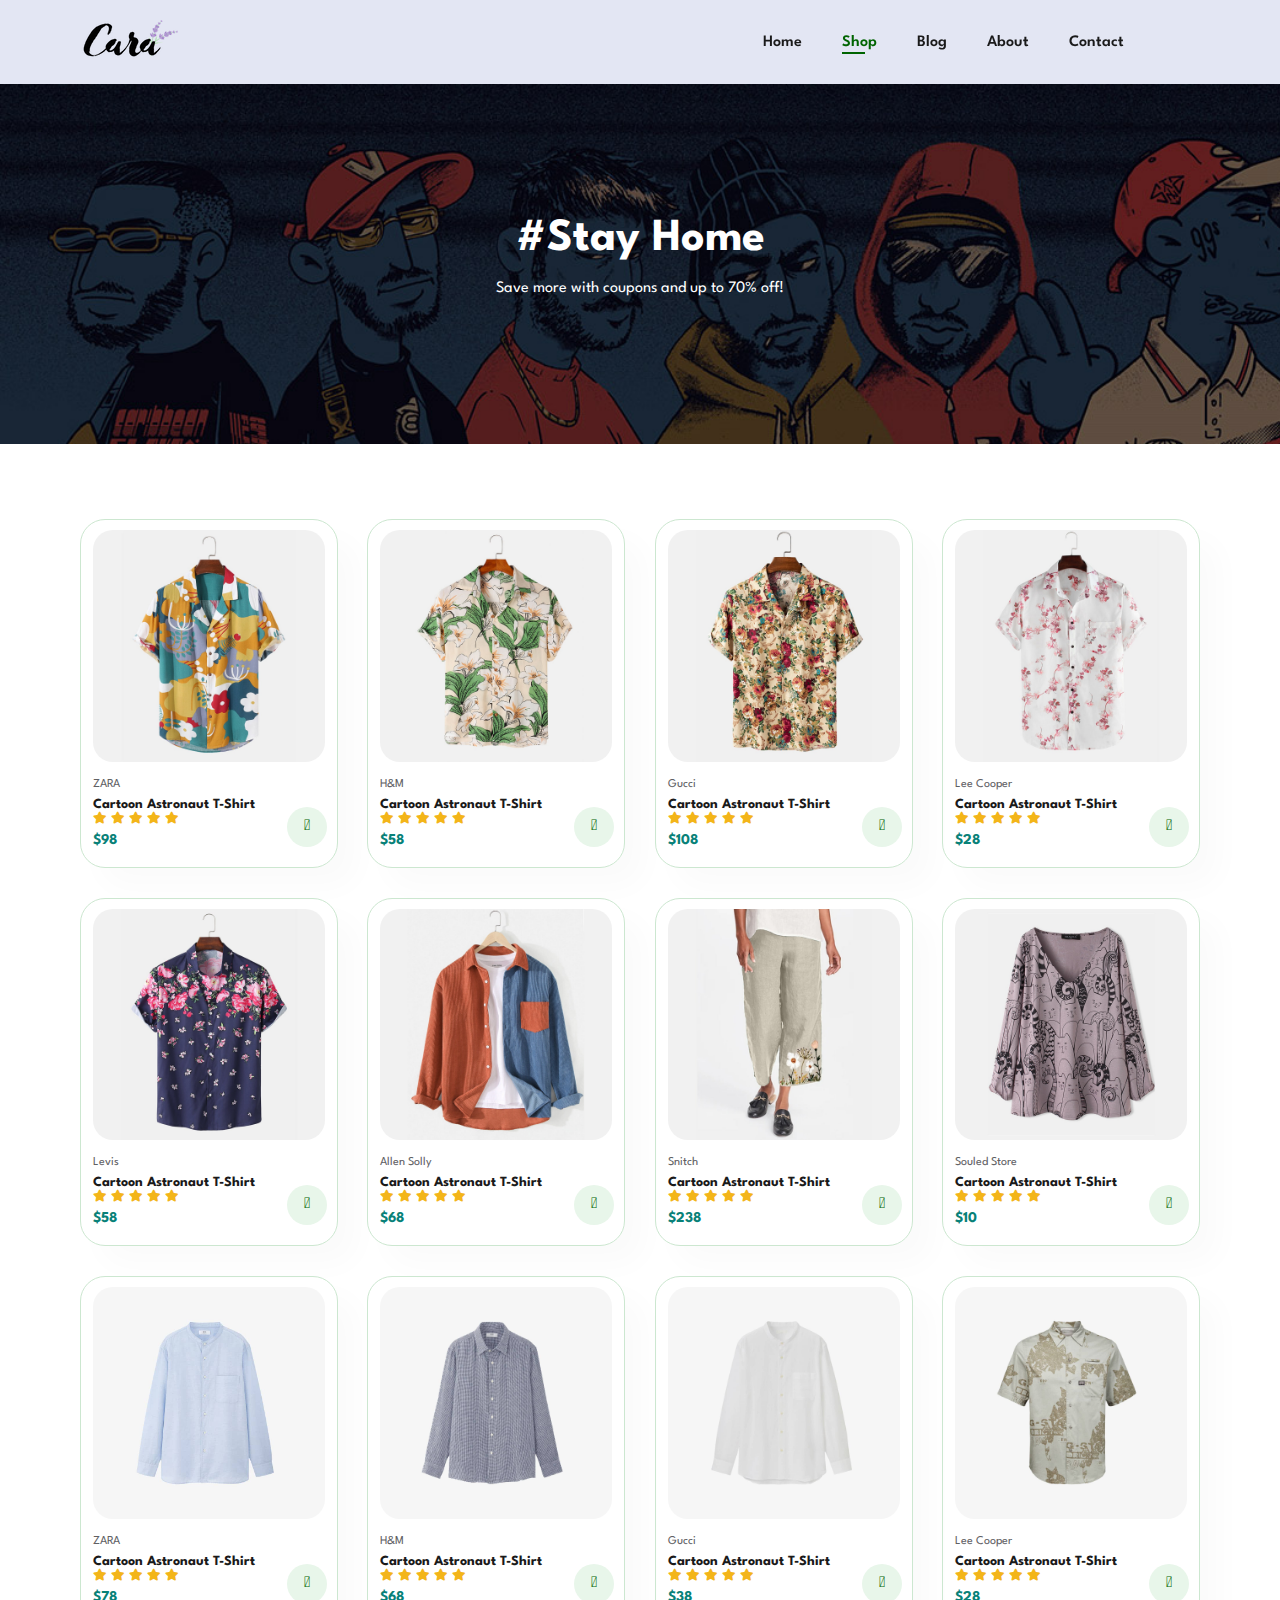
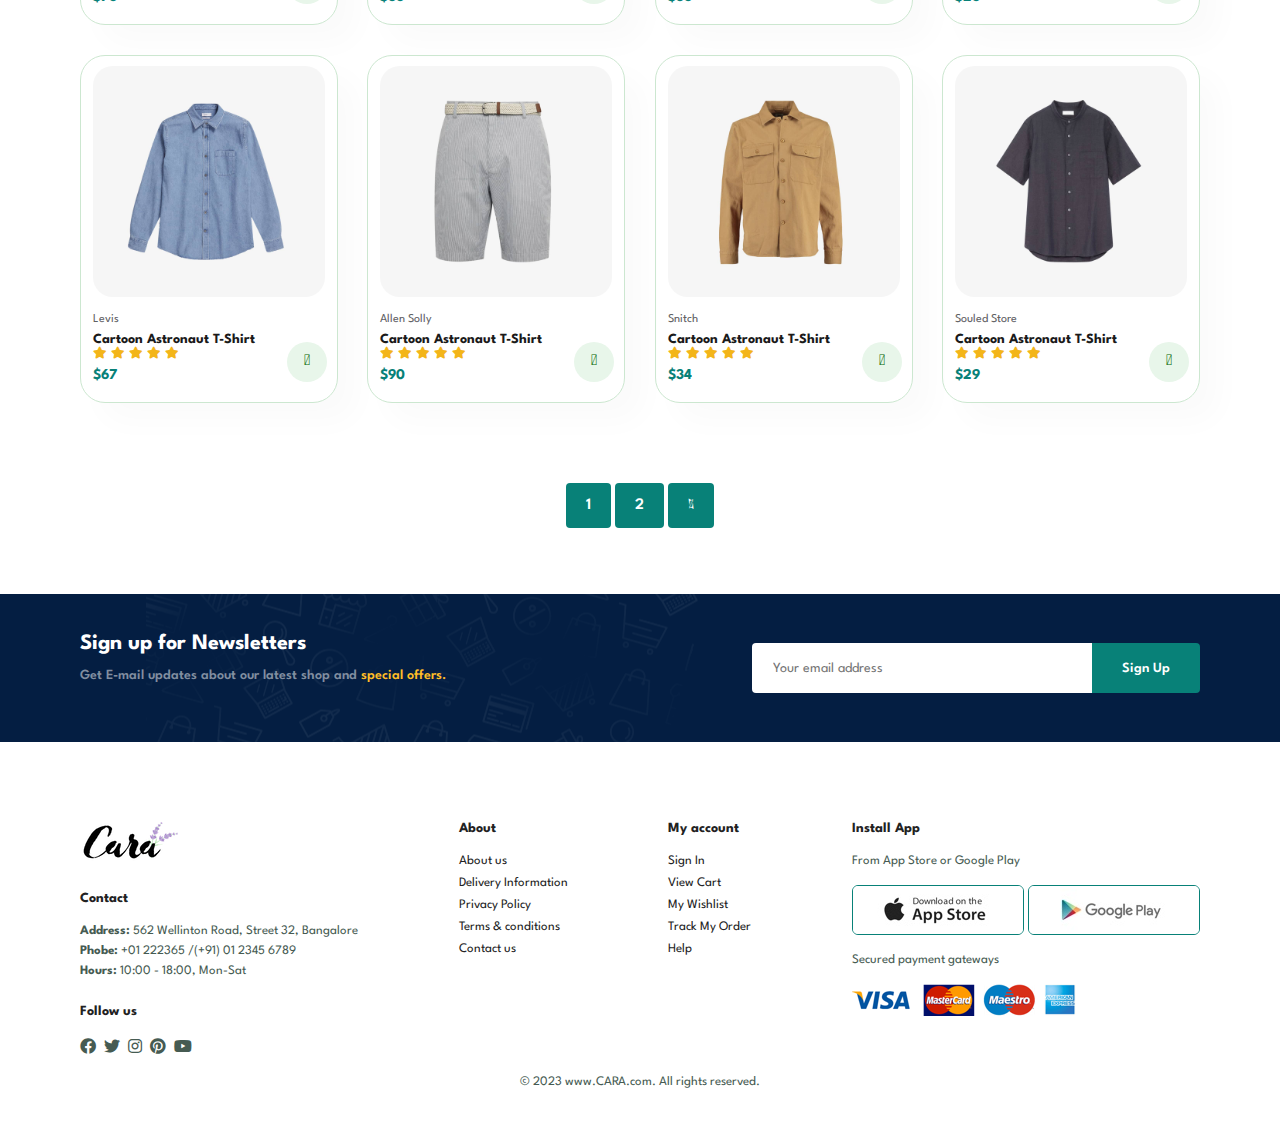
<file: shop.html>
<!DOCTYPE html>
<html lang="en">
<head>
    <meta charset="UTF-8">
    <meta http-equiv="X-UA-Compatible" content="IE=edge">
    <meta name="viewport" content="width=device-width, initial-scale=1.0">
    <title>E-commerce</title>
    <link rel="stylesheet" href="https://pro.fontawesome.com/releases/v5.10.0/css/all.css" />
    <link rel="stylesheet" href="style.css">

</head>

<body>
<section id="header">
    <a href="#"><img src="img/logo.png" class="logo" alt=""></a>
    <div>
        <ul id="navbar">
            <li><a href="index.html">Home</a></li>
            <li><a class="active" href="shop.html">Shop</a></li>
            <li><a href="blog.html">Blog</a></li>
            <li><a href="about.html">About</a></li>
            <li><a href="contact.html">Contact</a></li>
            <li id="lg-bag"><a href="cart.html"><i class="far fa-shopping-cart"></i></a></li>
            <a href="#" id="close"> <i class="far fa-times"></i></a>
        </ul>
    </div>
    <div id="mobile">
        <a href="cart.html"><i class="far fa-shopping-cart"></i></a>
        <i id="bar" class="fas fa-outdent"></i>
    </div>
</section>

<section id="page-header">
    <h2>#Stay Home</h2>
    
    <p>Save more with coupons and up to 70% off!</p>
    
</section>


<section id="product1" class="section-p1">
   
    <div class="pro-container">
        <div class="pro" onclick="window.location.href='sproduct.html';">
            <img src="img/product/f1.jpg" alt="">
            <div class="des">
                <span>ZARA</span>
                <h5>Cartoon Astronaut T-Shirt</h5>
                <div class="star">
                    <i class="fas fa-star"></i>
                    <i class="fas fa-star"></i>
                    <i class="fas fa-star"></i>
                    <i class="fas fa-star"></i>
                    <i class="fas fa-star"></i>
                </div>
                <h4>$98</h4>
            </div>
            <a href="#"> <i class="fal fa-shopping-cart cart"></i></a>
        </div>
        <div class="pro">
            <img src="img/product/f2.jpg" alt="">
            <div class="des">
                <span>H&M</span>
                <h5>Cartoon Astronaut T-Shirt</h5>
                <div class="star">
                    <i class="fas fa-star"></i>
                    <i class="fas fa-star"></i>
                    <i class="fas fa-star"></i>
                    <i class="fas fa-star"></i>
                    <i class="fas fa-star"></i>
                </div>
                <h4>$58</h4>
            </div>
            <a href="#"> <i class="fal fa-shopping-cart cart"></i></a>
        </div>
        <div class="pro">
            <img src="img/product/f3.jpg" alt="">
            <div class="des">
                <span>Gucci</span>
                <h5>Cartoon Astronaut T-Shirt</h5>
                <div class="star">
                    <i class="fas fa-star"></i>
                    <i class="fas fa-star"></i>
                    <i class="fas fa-star"></i>
                    <i class="fas fa-star"></i>
                    <i class="fas fa-star"></i>
                </div>
                <h4>$108</h4>
            </div>
            <a href="#"> <i class="fal fa-shopping-cart cart"></i></a>
        </div>
        <div class="pro">
            <img src="img/product/f4.jpg" alt="">
            <div class="des">
                <span>Lee Cooper</span>
                <h5>Cartoon Astronaut T-Shirt</h5>
                <div class="star">
                    <i class="fas fa-star"></i>
                    <i class="fas fa-star"></i>
                    <i class="fas fa-star"></i>
                    <i class="fas fa-star"></i>
                    <i class="fas fa-star"></i>
                </div>
                <h4>$28</h4>
            </div>
            <a href="#"> <i class="fal fa-shopping-cart cart"></i></a>
        </div>
        <div class="pro">
            <img src="img/product/f5.jpg" alt="">
            <div class="des">
                <span>Levis</span>
                <h5>Cartoon Astronaut T-Shirt</h5>
                <div class="star">
                    <i class="fas fa-star"></i>
                    <i class="fas fa-star"></i>
                    <i class="fas fa-star"></i>
                    <i class="fas fa-star"></i>
                    <i class="fas fa-star"></i>
                </div>
                <h4>$58</h4>
            </div>
            <a href="#"> <i class="fal fa-shopping-cart cart"></i></a>
        </div>
        <div class="pro">
            <img src="img/product/f6.jpg" alt="">
            <div class="des">
                <span>Allen Solly</span>
                <h5>Cartoon Astronaut T-Shirt</h5>
                <div class="star">
                    <i class="fas fa-star"></i>
                    <i class="fas fa-star"></i>
                    <i class="fas fa-star"></i>
                    <i class="fas fa-star"></i>
                    <i class="fas fa-star"></i>
                </div>
                <h4>$68</h4>
            </div>
            <a href="#"> <i class="fal fa-shopping-cart cart"></i></a>
        </div>
        <div class="pro">
            <img src="img/product/f7.jpg" alt="">
            <div class="des">
                <span>Snitch</span>
                <h5>Cartoon Astronaut T-Shirt</h5>
                <div class="star">
                    <i class="fas fa-star"></i>
                    <i class="fas fa-star"></i>
                    <i class="fas fa-star"></i>
                    <i class="fas fa-star"></i>
                    <i class="fas fa-star"></i>
                </div>
                <h4>$238</h4>
            </div>
            <a href="#"> <i class="fal fa-shopping-cart cart"></i></a>
        </div>
        <div class="pro">
            <img src="img/product/f8.jpg" alt="">
            <div class="des">
                <span>Souled Store</span>
                <h5>Cartoon Astronaut T-Shirt</h5>
                <div class="star">
                    <i class="fas fa-star"></i>
                    <i class="fas fa-star"></i>
                    <i class="fas fa-star"></i>
                    <i class="fas fa-star"></i>
                    <i class="fas fa-star"></i>
                </div>
                <h4>$10</h4>
            </div>
            <a href="#"> <i class="fal fa-shopping-cart cart"></i></a>
        </div>
    
        <div class="pro">
            <img src="img/product/n1.jpg" alt="">
            <div class="des">
                <span>ZARA</span>
                <h5>Cartoon Astronaut T-Shirt</h5>
                <div class="star">
                    <i class="fas fa-star"></i>
                    <i class="fas fa-star"></i>
                    <i class="fas fa-star"></i>
                    <i class="fas fa-star"></i>
                    <i class="fas fa-star"></i>
                </div>
                <h4>$78</h4>
            </div>
            <a href="#"> <i class="fal fa-shopping-cart cart"></i></a>
        </div>
        <div class="pro">
            <img src="img/product/n2.jpg" alt="">
            <div class="des">
                <span>H&M</span>
                <h5>Cartoon Astronaut T-Shirt</h5>
                <div class="star">
                    <i class="fas fa-star"></i>
                    <i class="fas fa-star"></i>
                    <i class="fas fa-star"></i>
                    <i class="fas fa-star"></i>
                    <i class="fas fa-star"></i>
                </div>
                <h4>$68</h4>
            </div>
            <a href="#"> <i class="fal fa-shopping-cart cart"></i></a>
        </div>
        <div class="pro">
            <img src="img/product/n3.jpg" alt="">
            <div class="des">
                <span>Gucci</span>
                <h5>Cartoon Astronaut T-Shirt</h5>
                <div class="star">
                    <i class="fas fa-star"></i>
                    <i class="fas fa-star"></i>
                    <i class="fas fa-star"></i>
                    <i class="fas fa-star"></i>
                    <i class="fas fa-star"></i>
                </div>
                <h4>$38</h4>
            </div>
            <a href="#"> <i class="fal fa-shopping-cart cart"></i></a>
        </div>
        <div class="pro">
            <img src="img/product/n4.jpg" alt="">
            <div class="des">
                <span>Lee Cooper</span>
                <h5>Cartoon Astronaut T-Shirt</h5>
                <div class="star">
                    <i class="fas fa-star"></i>
                    <i class="fas fa-star"></i>
                    <i class="fas fa-star"></i>
                    <i class="fas fa-star"></i>
                    <i class="fas fa-star"></i>
                </div>
                <h4>$28</h4>
            </div>
            <a href="#"> <i class="fal fa-shopping-cart cart"></i></a>
        </div>
        <div class="pro">
            <img src="img/product/n5.jpg" alt="">
            <div class="des">
                <span>Levis</span>
                <h5>Cartoon Astronaut T-Shirt</h5>
                <div class="star">
                    <i class="fas fa-star"></i>
                    <i class="fas fa-star"></i>
                    <i class="fas fa-star"></i>
                    <i class="fas fa-star"></i>
                    <i class="fas fa-star"></i>
                </div>
                <h4>$67</h4>
            </div>
            <a href="#"> <i class="fal fa-shopping-cart cart"></i></a>
        </div>
        <div class="pro">
            <img src="img/product/n6.jpg" alt="">
            <div class="des">
                <span>Allen Solly</span>
                <h5>Cartoon Astronaut T-Shirt</h5>
                <div class="star">
                    <i class="fas fa-star"></i>
                    <i class="fas fa-star"></i>
                    <i class="fas fa-star"></i>
                    <i class="fas fa-star"></i>
                    <i class="fas fa-star"></i>
                </div>
                <h4>$90</h4>
            </div>
            <a href="#"> <i class="fal fa-shopping-cart cart"></i></a>
        </div>
        <div class="pro">
            <img src="img/product/n7.jpg" alt="">
            <div class="des">
                <span>Snitch</span>
                <h5>Cartoon Astronaut T-Shirt</h5>
                <div class="star">
                    <i class="fas fa-star"></i>
                    <i class="fas fa-star"></i>
                    <i class="fas fa-star"></i>
                    <i class="fas fa-star"></i>
                    <i class="fas fa-star"></i>
                </div>
                <h4>$34</h4>
            </div>
            <a href="#"> <i class="fal fa-shopping-cart cart"></i></a>
        </div>
        <div class="pro">
            <img src="img/product/n8.jpg" alt="">
            <div class="des">
                <span>Souled Store</span>
                <h5>Cartoon Astronaut T-Shirt</h5>
                <div class="star">
                    <i class="fas fa-star"></i>
                    <i class="fas fa-star"></i>
                    <i class="fas fa-star"></i>
                    <i class="fas fa-star"></i>
                    <i class="fas fa-star"></i>
                </div>
                <h4>$29</h4>
            </div>
            <a href="#"> <i class="fal fa-shopping-cart cart"></i></a>
        </div>
    </div>
</section>
<section id="pagination" class="section-p1">
<a href="#">1</a>
<a href="#">2</a>
<a href="#"><i class="fal fa-long-arrow-alt-right"></i></a>
</section>
<section id="newsletter" class="section-p1 section-m1">
    <div class="newstext">
        <h4>Sign up for Newsletters</h4>
        <p>Get E-mail updates about our latest shop and <span>special offers.</span></p>
    </div>
    <div class="form">
        <input type="text" placeholder="Your email address">
        <button class="normal">Sign Up</button>
    </div>
</section>
<footer class="section-p1">
    <div class="col">
        <img class="logo" src="img/logo.png" alt="">
        <h4>Contact</h4>
        <p><strong>Address:</strong> 562 Wellinton Road, Street 32, Bangalore</p>
        <p><strong>Phobe:</strong> +01 222365 /(+91)  01 2345 6789</p>
        <p><strong>Hours:</strong> 10:00 - 18:00, Mon-Sat</p>
        <div class="follow">
        <h4>Follow us</h4>
        <div class="icon">
            <i class="fab fa-facebook"></i>
            <i class="fab fa-twitter"></i>
            <i class="fab fa-instagram"></i>
            <i class="fab fa-pinterest"></i>
            <i class="fab fa-youtube"></i>
        </div>
    </div>
</div>
<div class="col">
    <h4>About</h4>
    <a href="#">About us</a>
    <a href="#">Delivery Information</a>
    <a href="#">Privacy Policy</a>
    <a href="#">Terms & conditions</a>
    <a href="#">Contact us</a>
</div>
<div class="col">
    <h4>My account</h4>
    <a href="#">Sign In</a>
    <a href="#">View Cart</a>
    <a href="#">My Wishlist</a>
    <a href="#">Track My Order</a>
    <a href="#">Help</a>
</div>
<div class="col install">
    <h4>Install App</h4>
    <p>From App Store or Google Play</p>
    <div class="row">
        <img src="img/pay/app.jpg" alt="">
        <img src="img/pay/play.jpg" alt="">
    </div>
    <p>Secured payment gateways</p>
    <img src="img/pay/pay.png" alt="">
</div>
<div class="copyright">
    <p>© 2023 www.CARA.com. All rights reserved.</p>
</div>
</footer>
    <script src="script.js"></script>
</body>
</html>
</file>
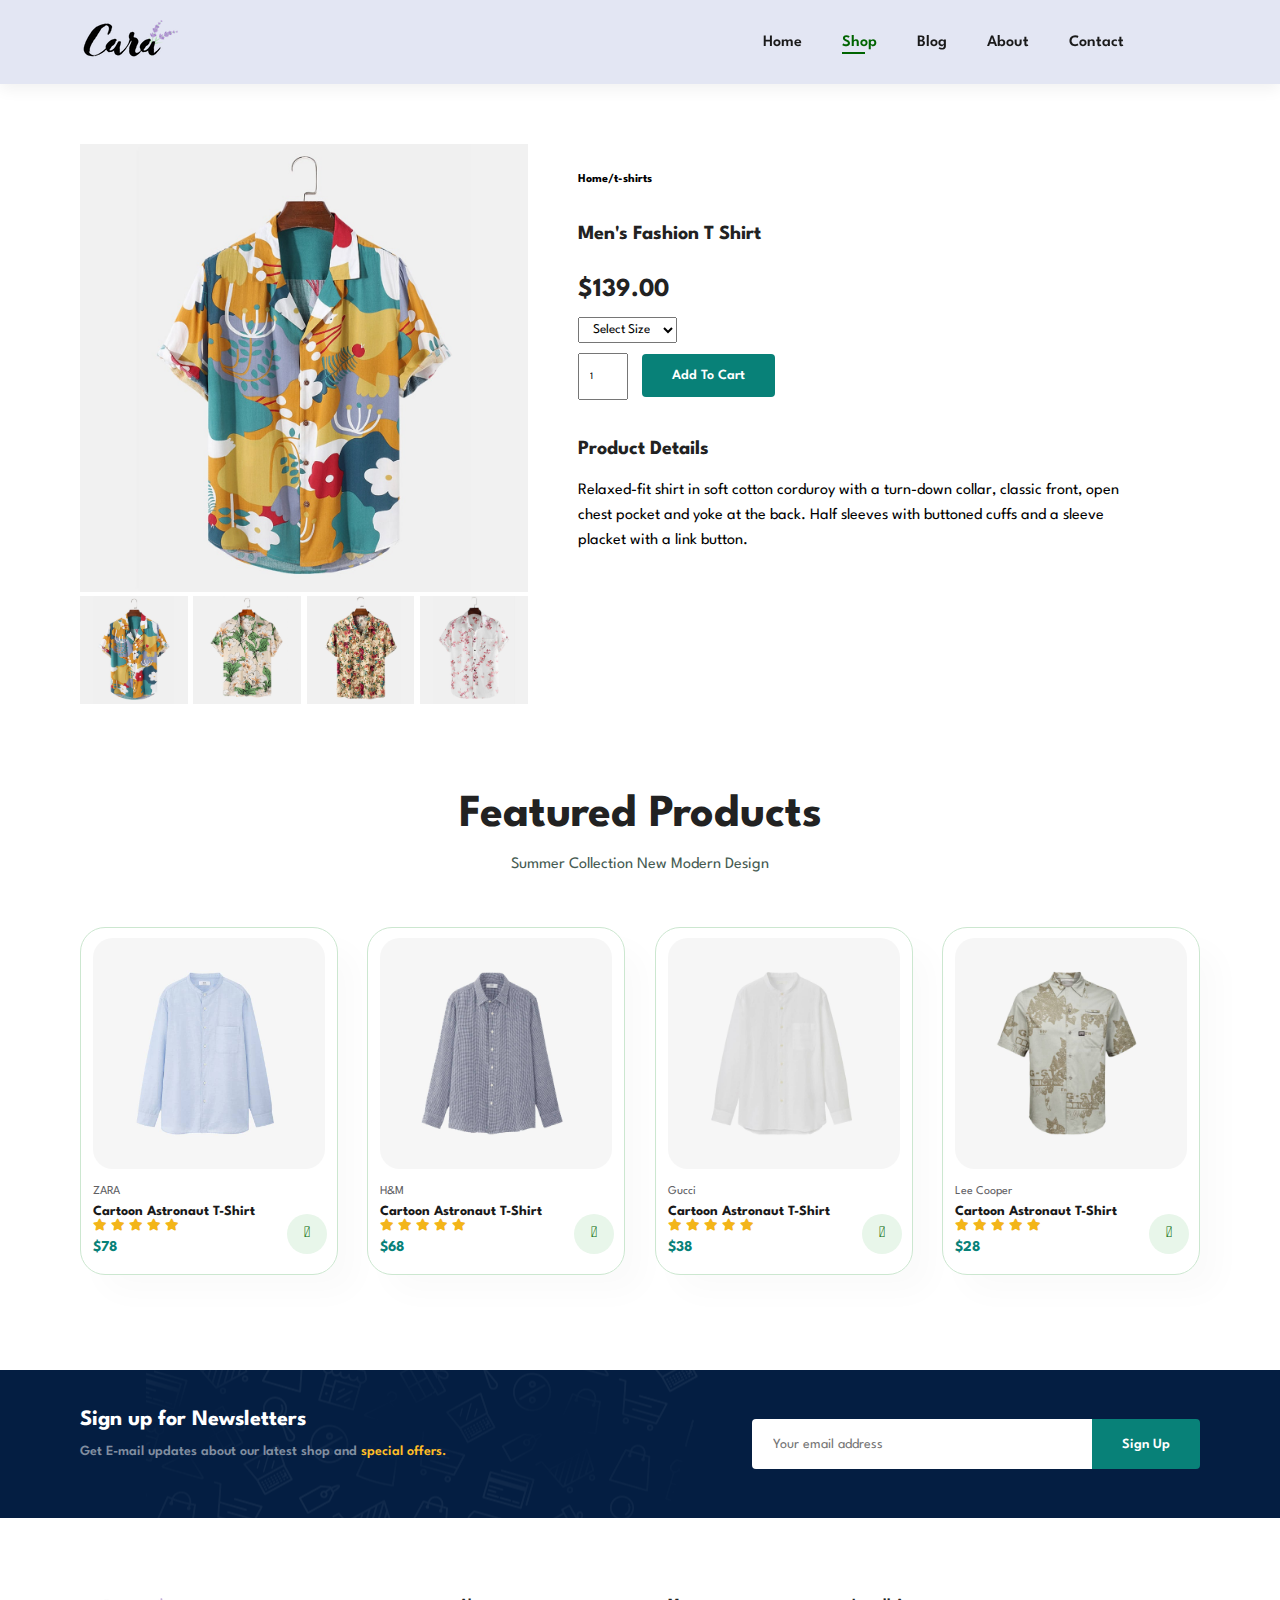
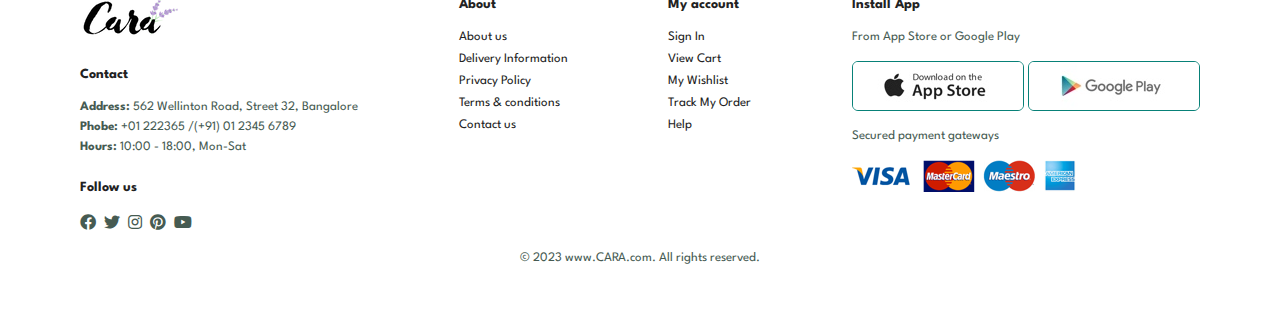
<file: sproduct.html>
<!DOCTYPE html>
<html lang="en">
<head>
    <meta charset="UTF-8">
    <meta http-equiv="X-UA-Compatible" content="IE=edge">
    <meta name="viewport" content="width=device-width, initial-scale=1.0">
    <title>E-commerce</title>
    <link rel="stylesheet" href="https://pro.fontawesome.com/releases/v5.10.0/css/all.css" />
    <link rel="stylesheet" href="style.css">

</head>

<body>
<section id="header">
    <a href="#"><img src="img/logo.png" class="logo" alt=""></a>
    <div>
        <ul id="navbar">
            <li><a href="index.html">Home</a></li>
            <li><a class="active" href="shop.html">Shop</a></li>
            <li><a href="blog.html">Blog</a></li>
            <li><a href="about.html">About</a></li>
            <li><a href="contact.html">Contact</a></li>
            <li id="lg-bag"><a href="cart.html"><i class="far fa-shopping-cart"></i></a></li>
            <a href="#" id="close"> <i class="far fa-times"></i></a>
        </ul>
    </div>
    <div id="mobile">
        <a href="cart.html"><i class="far fa-shopping-cart"></i></a>
        <i id="bar" class="fas fa-outdent"></i>
    </div>
</section>

    <section id="prodetails" class="section-p1">
        <div class="single-pro-image">
            <img src="img/product/f1.jpg" width="100%" id="MainImg" alt="">

            <div class="small-img-group">
                <div class="small-img-col">
                    <img src="img/product/f1.jpg" width="100%" class="small-img" alt="">
                </div>
                <div class="small-img-col">
                    <img src="img/product/f2.jpg" width="100%" class="small-img" alt="">
                </div>
                <div class="small-img-col">
                    <img src="img/product/f3.jpg" width="100%" class="small-img" alt="">
                </div>
                <div class="small-img-col">
                    <img src="img/product/f4.jpg" width="100%" class="small-img" alt="">
                </div>
            </div>
        </div>
<div class="single-pro-details">
    <h6>Home/t-shirts</h6>
    <h4>Men's Fashion T Shirt</h4>
    <h2>$139.00</h2>
    <select>
        <option>Select Size</option>
        <option>S</option>
        <option>M</option>
        <option>L</option>
        <option>XL</option>
        <option>XXL</option>
    </select>
    <input type="number" value="1">
    <button class="normal">Add To Cart</button>
    <h4>Product Details</h4>
    <span>Relaxed-fit shirt in soft cotton corduroy with a turn-down collar, classic front, open chest pocket and yoke at the back. Half sleeves with buttoned cuffs and a sleeve placket with a link button.</span>
</div>
    </section>
    <section id="product1" class="section-p1">
        <h2>Featured Products</h2>
        <p>Summer Collection New Modern Design</p>
        <div class="pro-container">
            <div class="pro">
                <img src="img/product/n1.jpg" alt="">
                <div class="des">
                    <span>ZARA</span>
                    <h5>Cartoon Astronaut T-Shirt</h5>
                    <div class="star">
                        <i class="fas fa-star"></i>
                        <i class="fas fa-star"></i>
                        <i class="fas fa-star"></i>
                        <i class="fas fa-star"></i>
                        <i class="fas fa-star"></i>
                    </div>
                    <h4>$78</h4>
                </div>
                <a href="#"> <i class="fal fa-shopping-cart cart"></i></a>
            </div>
            <div class="pro">
                <img src="img/product/n2.jpg" alt="">
                <div class="des">
                    <span>H&M</span>
                    <h5>Cartoon Astronaut T-Shirt</h5>
                    <div class="star">
                        <i class="fas fa-star"></i>
                        <i class="fas fa-star"></i>
                        <i class="fas fa-star"></i>
                        <i class="fas fa-star"></i>
                        <i class="fas fa-star"></i>
                    </div>
                    <h4>$68</h4>
                </div>
                <a href="#"> <i class="fal fa-shopping-cart cart"></i></a>
            </div>
            <div class="pro">
                <img src="img/product/n3.jpg" alt="">
                <div class="des">
                    <span>Gucci</span>
                    <h5>Cartoon Astronaut T-Shirt</h5>
                    <div class="star">
                        <i class="fas fa-star"></i>
                        <i class="fas fa-star"></i>
                        <i class="fas fa-star"></i>
                        <i class="fas fa-star"></i>
                        <i class="fas fa-star"></i>
                    </div>
                    <h4>$38</h4>
                </div>
                <a href="#"> <i class="fal fa-shopping-cart cart"></i></a>
            </div>
            <div class="pro">
                <img src="img/product/n4.jpg" alt="">
                <div class="des">
                    <span>Lee Cooper</span>
                    <h5>Cartoon Astronaut T-Shirt</h5>
                    <div class="star">
                        <i class="fas fa-star"></i>
                        <i class="fas fa-star"></i>
                        <i class="fas fa-star"></i>
                        <i class="fas fa-star"></i>
                        <i class="fas fa-star"></i>
                    </div>
                    <h4>$28</h4>
                </div>
                <a href="#"> <i class="fal fa-shopping-cart cart"></i></a>
            </div>
        </div>
    </section>
<section id="newsletter" class="section-p1 section-m1">
    <div class="newstext">
        <h4>Sign up for Newsletters</h4>
        <p>Get E-mail updates about our latest shop and <span>special offers.</span></p>
    </div>
    <div class="form">
        <input type="text" placeholder="Your email address">
        <button class="normal">Sign Up</button>
    </div>
</section>
<footer class="section-p1">
    <div class="col">
        <img class="logo" src="img/logo.png" alt="">
        <h4>Contact</h4>
        <p><strong>Address:</strong> 562 Wellinton Road, Street 32, Bangalore</p>
        <p><strong>Phobe:</strong> +01 222365 /(+91)  01 2345 6789</p>
        <p><strong>Hours:</strong> 10:00 - 18:00, Mon-Sat</p>
        <div class="follow">
        <h4>Follow us</h4>
        <div class="icon">
            <i class="fab fa-facebook"></i>
            <i class="fab fa-twitter"></i>
            <i class="fab fa-instagram"></i>
            <i class="fab fa-pinterest"></i>
            <i class="fab fa-youtube"></i>
        </div>
    </div>
</div>
<div class="col">
    <h4>About</h4>
    <a href="#">About us</a>
    <a href="#">Delivery Information</a>
    <a href="#">Privacy Policy</a>
    <a href="#">Terms & conditions</a>
    <a href="#">Contact us</a>
</div>
<div class="col">
    <h4>My account</h4>
    <a href="#">Sign In</a>
    <a href="#">View Cart</a>
    <a href="#">My Wishlist</a>
    <a href="#">Track My Order</a>
    <a href="#">Help</a>
</div>
<div class="col install">
    <h4>Install App</h4>
    <p>From App Store or Google Play</p>
    <div class="row">
        <img src="img/pay/app.jpg" alt="">
        <img src="img/pay/play.jpg" alt="">
    </div>
    <p>Secured payment gateways</p>
    <img src="img/pay/pay.png" alt="">
</div>
<div class="copyright">
    <p>© 2023 www.CARA.com. All rights reserved.</p>
</div>
</footer>
<script>
    var MainImg=document.getElementById("MainImg");
    var smallimg=document.getElementsByClassName("small-img");
    smallimg[0].onclick=function(){
        MainImg.src=smallimg[0].src;
    }
    smallimg[1].onclick=function(){
        MainImg.src=smallimg[1].src;
    }
    smallimg[2].onclick=function(){
        MainImg.src=smallimg[2].src;
    }
    smallimg[3].onclick=function(){
        MainImg.src=smallimg[3].src;
    }
</script>
    <script src="script.js"></script>
</body>
</html>
</file>
<file: style.css>
@import url("https://fonts.googleapis.com/css2?family=Spartan:wght@100;200;300;400;500;600;700;800;900&display=swap");
* {
  margin: 0;
  padding: 0;
  box-sizing: border-box;
  font-family: "Spartan", sans-serif;
}

html {
  scroll-behavior: smooth;
}

/* Global Styles */

h1 {
  font-size: 50px;
  line-height: 64px;
  color: #222;
}

h2 {
  font-size: 46px;
  line-height: 54px;
  color: #222;
}

h4 {
  font-size: 20px;
  color: #222;
}

h6 {
  font-weight: 700;
  font-size: 12px;
}

p {
  font-size: 16px;
  color: #465b52;
  margin: 15px 0 20px 0;
}

.section-p1 {
  padding: 40px 80px;
}

.section-m1 {
  margin: 40px 0;
}
button.normal {
  font-size: 14px;
  font-weight: 600;
  padding: 15px 30px;
  color: #000;
  background-color: #fff;
  border-radius: 4px;
  cursor: pointer;
  border: none;
  outline: none;
  transition: 0.2s;
}
button.white {
  font-size: 13px;
  font-weight: 600;
  padding: 11px 18px;
  color: #fff;
  background-color: transparent;
  cursor: pointer;
  border: 1px solid #fff;
  outline: none;
  transition: 0.2s;
}

body {
  width: 100%;
}

#header {
  display: flex;
  align-items: center;
  justify-content: space-between;
  padding: 20px 80px;
  background: #e3e6f3;
  box-shadow: 0 5px 15px rgba(0, 0, 0, 0.06);
  z-index: 999;
  position: sticky;
  top: 0;
  left: 0;
}
#navbar {
  display: flex;
  align-items: center;
  justify-content: center;
}
#navbar li {
  list-style: none;
  padding: 0 20px;
  position: relative;
}
#navbar li a {
  text-decoration: none;
  font-size: 16px;
  font-weight: 600;
  color: #1a1a1a;
  transition: 0.3s ease;
}
#navbar li a:hover,
#navbar li a.active {
  color: darkgreen;
}
#navbar li a.active::after,
#navbar li a:hover::after {
  content: "";
  width: 30%;
  height: 2px;
  background: darkgreen;
  position: absolute;
  bottom: -4px;
  left: 20px;
}
#mobile {
  display: none;
  align-items: center;
}
#close {
  display: none;
}
#hero {
  background-image: url("img/hero4.png");
  height: 90vh;
  width: 100%;
  background-position: top 25% right 0;
  background-size: cover;
  padding: 0 80px;
  display: flex;
  align-items: flex-start;
  flex-direction: column;
  justify-content: center;
}
#hero h4 {
  padding-bottom: 15px;
}
#hero h1 {
  color: darkgreen;
}
#hero button {
  background-image: url("img/button.png");
  background-color: transparent;
  color: darkgreen;
  border: 0;
  padding: 14px 80px 14px 65px;
  background-repeat: no-repeat;
  cursor: pointer;
  font-weight: 700;
  font-size: 15px;
}
#feature {
  display: flex;
  align-items: center;
  justify-content: space-between;
  flex-wrap: wrap;
}
#feature .fe-box {
  width: 180px;
  text-align: center;
  padding: 25px 15px;
  box-shadow: 20px 20px 34px rgba(0, 0, 0, 0.03);
  border: 1px solid #cce7d0;
  border-radius: 4px;
  margin: 15px 0;
}
#feature .fe-box:hover {
  box-shadow: 10px 10px 54px rgba(70, 62, 221, 0.1);
}

#feature .fe-box img {
  width: 100%;
  margin-bottom: 10px;
}
#feature .fe-box h6 {
  display: inline-block;
  padding: 9px 8px 6px 8px;
  line-height: 1;
  border-radius: 4px;
  color: darkgreen;
  background-color: #fddde4;
}

#feature .fe-box:nth-child(2) h6 {
  background-color: #cdebbc;
}
#feature .fe-box:nth-child(3) h6 {
  background-color: #d1e8f2;
}
#feature .fe-box:nth-child(4) h6 {
  background-color: #cdd4f8;
}
#feature .fe-box:nth-child(5) h6 {
  background-color: #f6dbf6;
}
#feature .fe-box:nth-child(6) h6 {
  background-color: #fff2e5;
}
#product1 {
  text-align: center;
}
#product1 .pro-container {
  display: flex;
  justify-content: space-between;
  padding-top: 20px;
  flex-wrap: wrap;
}
#product1 .pro {
  width: 23%;
  min-width: 250px;
  padding: 10px 12px;
  border: 1px solid #cce7d0;
  border-radius: 25px;
  cursor: pointer;
  box-shadow: 20px 20px 30px rgba(0, 0, 0, 0.02);
  margin: 15px 0;
  transition: 0.2s ease;
  position: relative;
}
#product1 .pro:hover {
  box-shadow: 20px 20px 30px rgba(0, 0, 0, 0.06);
}
#product1 .pro img {
  width: 100%;
  border-radius: 20px;
}
#product1 .pro .des {
  text-align: start;
  padding: 10px 0;
}
#product1 .pro .des span {
  color: #606063;
  font-size: 12px;
}
#product1 .pro .des h5 {
  padding-top: 7px;
  color: #1a1a1a;
  font-size: 14px;
}
#product1 .pro .des i {
  font-size: 12px;
  color: rgb(243, 181, 25);
}
#product1 .pro .des h4 {
  padding-top: 7px;
  font-size: 15px;
  font-weight: 700;
  color: #088178;
}
#product1 .pro .cart {
  width: 40px;
  height: 40px;
  line-height: 40px;
  border-radius: 50px;
  background-color: #e8f6ea;
  font-weight: 500;
  color: darkgreen;
  border-color: 1px solid #cce7d0;
  position: absolute;
  bottom: 20px;
  right: 10px;
}
#banner {
  display: flex;
  flex-direction: column;
  justify-content: center;
  align-items: center;
  text-align: center;
  background-image: url("img/banner/b2.jpg");
  width: 100%;
  height: 40vh;
  background-position: center;
}
#banner h4 {
  color: white;
  font-size: 15px;
}
#banner h2 {
  color: white;
  font-size: 30px;
  padding: 10px 0;
}
#banner h2 span {
  color: #ef3636;
}
#banner button:hover {
  background-color: #088178;
  color: #fff;
}
#sm-banner {
  display: flex;
  justify-content: space-between;
  flex-wrap: wrap;
}
#sm-banner .banner-box {
  display: flex;
  flex-direction: column;
  justify-content: center;
  align-items: flex-start;
  background-image: url("img/banner/b17.jpg");
  min-width: 580px;
  height: 50vh;
  background-size: cover;
  background-position: center;
  padding: 30px;
}
#sm-banner .banner-box2 {
  display: flex;
  flex-direction: column;
  justify-content: center;
  align-items: flex-start;
  background-image: url("img/banner/b10.jpg");
  min-width: 580px;
  height: 50vh;
  background-size: cover;
  background-position: center;
  padding: 30px;
}
#sm-banner h4 {
  color: #fff;
  font-size: 20px;
  font-weight: 300;
}

#sm-banner h2 {
  color: #fff;
  font-size: 28px;
  font-weight: 800;
}
#sm-banner span {
  color: #fff;
  font-size: 14px;
  font-weight: 500;
  padding-bottom: 15px;
}
#sm-banner .banner-box:hover button {
  background-color: #088178;
  border: 1px solid #088178;
}
#banner3 {
  display: flex;
  justify-content: space-between;
  flex-wrap: wrap;
  padding: 0 80px;
}
#banner3 .banner-box {
  display: flex;
  flex-direction: column;
  justify-content: center;
  align-items: flex-start;
  background-image: url("img/banner/b7.jpg");
  min-width: 30%;
  height: 30vh;
  background-size: cover;
  background-position: center;
  padding: 20px;
}
#banner3 h2 {
  color: #fff;
  font-weight: 900;
  font-size: 22px;
}
#banner3 h3 {
  color: #ec544e;
  font-weight: 800;
  font-size: 15px;
}
#banner3 .banner-box2 {
  display: flex;
  flex-direction: column;
  justify-content: center;
  align-items: flex-start;
  background-image: url("img/banner/b4.jpg");
  min-width: 30%;
  height: 30vh;
  background-size: cover;
  background-position: center;
  padding: 20px;
}
#banner3 .banner-box3 {
  display: flex;
  flex-direction: column;
  justify-content: center;
  align-items: flex-start;
  background-image: url("img/banner/b18.jpg");
  min-width: 30%;
  height: 30vh;
  background-size: cover;
  background-position: center;
  padding: 20px;
}
#newsletter {
  display: flex;
  justify-content: space-between;
  flex-wrap: wrap;
  align-items: center;
  background-image: url("img/banner/b14.png");
  background-repeat: no-repeat;
  background-position: 20% 30%;
  background-color: #041e42;
}
#newsletter h4 {
  font-size: 22px;
  font-weight: 700;
  color: #fff;
}
#newsletter p {
  font-size: 14px;
  font-weight: 600;
  color: #818ea0;
}
#newsletter p span {
  color: #ffbd27;
}
#newsletter .form {
  display: flex;
  width: 40%;
}
#newsletter input {
  height: 3.125rem;
  padding: 0 1.25rem;
  font-size: 14px;
  width: 100%;
  border: 1px solid transparent;
  border-radius: 4px;
  outline: none;
  border-top-right-radius: 0;
  border-bottom-right-radius: 0;
}
#newsletter button {
  background-color: #088178;
  color: #fff;
  white-space: nowrap;
  border-top-left-radius: 0;
  border-bottom-left-radius: 0;
}
footer {
  display: flex;
  flex-wrap: wrap;
  justify-content: space-between;
}
footer .col {
  display: flex;
  flex-direction: column;
  align-items: flex-start;
  margin-bottom: 20px;
}
footer .logo {
  margin-bottom: 30px;
}
footer h4 {
  font-size: 14px;
  padding-bottom: 20px;
}
footer p {
  font-size: 13px;
  margin: 0 0 8px 0;
}
footer a {
  font-size: 13px;
  text-decoration: none;
  color: #222;
  margin-bottom: 10px;
}
footer .follow {
  margin-top: 20px;
}
footer .follow i {
  color: #465b52;
  padding-right: 4px;
  cursor: pointer;
}
footer .install .row img {
  border: 1px solid #088178;
  border-radius: 6px;
}
footer .install img {
  margin: 10px 0 15px 0;
}
footer .follow i:hover,
footer a:hover {
  color: #088178;
}
footer .copyright {
  width: 100%;
  text-align: center;
}
/*shop page*/
#page-header{
  background-image: url("img/banner/b1.jpg");
  width: 100%;
  height: 40vh;
  background-size: cover;
  display: flex;
  justify-content: center;
  text-align: center;
  flex-direction: column;
  padding: 14px;
}
#page-header h2,#page-header p{
  color: #fff;
}
#pagination{
  text-align: center;
}
#pagination a{
  text-decoration: none;
  background-color: #088178;
  padding: 15px 20px;
  border-radius: 4px;
  color: #fff;
  font-weight: 600;
}
#pagination a i{
  font-size: 16px;
  font-weight: 600;
}
#prodetails{
  display: flex;
  margin-top: 20px;
}
#prodetails .single-pro-image{
  width: 40%;
  margin-right: 50px;
}

.small-img-group{
  display: flex;
  justify-content: space-between;
}
.small-img-col{
  flex-basis: 24%;
  cursor: pointer;
}
#prodetails .single-pro-details{
  width: 50%;
  padding-top: 30px;
}
#prodetails .single-pro-details h4{
  padding: 40px 0 20px 0;
}
#prodetails .single-pro-details h2{
 font-size: 26px;
}
#prodetails .single-pro-details select{
  display: block;
  padding: 5px 10px;
  margin-bottom: 10px;
}
#prodetails .single-pro-details input{
  width: 50px;
  height: 47px;
  padding-left: 10px;
  font-size: 10px;
  margin-right: 10px;
}
#prodetails .single-pro-details input:focus{
  outline: none;
}
#prodetails .single-pro-details button{
  background-color: #088178;
  color: #fff;
}
#prodetails .single-pro-details span{
  line-height: 25px;
}

/*blog page*/

#page-header.blog-header{
  background-image: url("img/banner/b19.jpg");
}
#blog{
  padding: 150px 150px 0 150px;

}
#blog .blog-box{
  display: flex;
  align-items: center;
  width: 100%;
  position: relative;
  padding-bottom: 90px;
}
#blog .blog-img{
  width: 50%;
  margin-right: 40px;
}
#blog img{
  width: 100%;
  height: 300px;
  object-fit: cover;
}
#blog .blog-details{
  width: 50%;
}
#blog .blog-details a{
  text-decoration: none;
  font-size: 11px;
  color: #000;
  font-weight: 700;
  position: relative;
  transition: 0.3s;
}
#blog .blog-details a::after{
  content: "";
  width: 50px;
  height: 1px;
  background-color: #000;
  position: absolute;
  top: 4px;
  right: -60px;
}
#blog .blog-details a:hover{
  color: #088178;
}
#blog .blog-details a:hover:after{
  background-color: #088178;
}
#blog .blog-box h1{
  position: absolute;
  top: -40px;
  left: 0;
  font-size: 70px;
  font-weight: 700;
  color: #c9cbce;
  z-index: -9;
}

/*about page*/

#page-header.about-header{
  background-image: url("img/about/banner.png");
}
#about-head{
  display: flex;
  align-items: center;
}
#about-head img{
  width: 50%;
  height: auto;
}
#about-head div{
  padding-left: 40px;
}
#about-app{
  text-align: center;
}
#about-app .video{
  width: 70%;
  height: 100%;
  margin: 30px auto 0 auto;
}
#about-app .video video{
  width: 70%;
  height: 100%;
  border-radius: 20px;
}

/*contact page*/
#contact-details{
  display: flex;
  align-items: center;
  justify-content: space-between;
}

#contact-details .details{
  width: 40%;
}

#contact-details .details span,#form-details form span{
  font-size: 12px;
}
#contact-details .details h2,#form-details form h2{
  font-size: 26px;
  line-height: 35px;
  padding: 20px 0;
}

#contact-details .details h3{
  font-size: 16px;
  padding-bottom: 15px;
}

#contact-details .details li{
  list-style: none;
  display: flex;
  padding: 10px 0;
}

#contact-details .details li i{
  font-size: 14px;
  padding-right: 22px;
}

#contact-details .details p{
  margin: 0;
  font-size: 14px;
}

#contact-details .map{
  width: 55%;
  height: 400px;
}

#contact-details .map iframe{
  width: 100%;
  height: 100%;
}

#form-details{
  display: flex;
  justify-content: space-between;
  margin: 30px;
  padding: 80px;
  border: 1px solid #e1e1e1;
}

#form-details form{
  width: 65%;
  display: flex;
  flex-direction: column;
  align-items: flex-start;
}

#form-details form input,#form-details form textarea{
  width: 100%;
  padding: 12px 15px;
  outline: none;
  margin-bottom: 20px;
  border: 1px solid #e1e1e1;
}

#form-details form button{
  background-color: #088178;
  color: #fff;
}

#form-details .people div{
  padding-bottom: 25px;
  display: flex;
  align-items: flex-start;
}

#form-details .people div img{
  width: 65px;
  height: 65px;
  object-fit: cover;
  margin-right: 15px;
}

#form-details .people div p{
  margin: 0;
  font-size: 13px;
  line-height: 25px;
}

#form-details .people div p span{
  display: block;
  font-size: 16px;
  font-weight: 600;
  color: #000;
}


/*cart page*/
#cart{
  overflow-x: auto;
}

#cart table{
  width: 100%;
  border-collapse: collapse;
  table-layout: fixed;
  white-space: nowrap;
}

#cart table img{
  width: 70px;
}

#cart table td:nth-child(1){
  width: 100px;
  text-align: center;
}

#cart table td:nth-child(2){
  width: 150px;
  text-align: center;
}

#cart table td:nth-child(3){
  width: 250px;
  text-align: center;
}
#cart table td:nth-child(4),
#cart table td:nth-child(5),
#cart table td:nth-child(6){
  width: 150px;
  text-align: center;
}

#cart table td:nth-child(5) input{
  width: 70px;
  padding: 10px 5px 10px 15px;
}

#cart table thead{
  border: 1px solid #e2e9e1;
  border-left: none;
  border-right: none;
}

#cart table thead td{
  font-weight: 700;
  text-transform: uppercase;
  font-size: 13px;
  padding: 18px 0;
}

#cart table tbody tr td{
  padding-top: 15px;
}

#cart table tbody  td{
  font-size: 13px;
}

#cart-add{
  display: flex;
  flex-wrap: wrap;
  justify-content: space-between;
}
#coupon{
  width: 50%;
  margin-bottom: 30px;
}

#coupon h3,#subtotal h3{
  padding-bottom: 15px;
}

#coupon input{
  padding: 10px 20px;
  outline: none;
  width: 60%;
  margin-right: 10px;
  border: 1px solid #e2e9e1;
}

#coupon button,#subtotal button{
  background-color: #088178;
  color: #fff;
  padding: 10.5px 20px;
}

#subtotal{
  width: 50%;
  margin-bottom: 30px;
  border: 1px solid #e2e9e1;
  padding: 30px;
}

#subtotal table{
  border-collapse: collapse;
  width: 100%;
  margin-bottom: 20px;
}

#subtotal table td{
  width: 50%;
  border: 1px solid #e2e9e1;
  padding: 10px;
  font-size: 13px;
}


@media(max-width: 799px) {
  .section-p1{
    padding: 40px 40px;
  }
  #navbar {
    display: flex;
    flex-direction: column;
    align-items: flex-start;
    justify-content: flex-start;
    position: fixed;
    top: 0;
    right: -300px;
    height: 100vh;
    width: 300px;
    background-color: #e3e6f3;
    box-shadow: 0 40px 60px rgba(0, 0, 0, 0.1);
    padding: 80px 0 0 10px;
    transition: 0.3s;
  }
  #navbar.active {
    right: 0px;
  }
  #navbar li {
    margin-bottom: 25px;
  }
  #mobile {
    display: flex;
    align-items: center;
  }
  #mobile i {
    color: #1a1a1a;
    font-size: 24px;
    padding-left: 20px;
  }
  #close {
    display: initial;
    position: absolute;
    top: 30px;
    left: 30px;
    color: #222;
    font-size: 24px;
  }
  #lg-bag {
    display: none;
  }
  #hero {
    height: 70vh;
    padding: 0 80px;
    background-position: top 30% right 30%;
  }
  #feature{
    justify-content: center;
  }
  #feature .fe-box{
    margin: 15px 15px;
  }
  #product1 .pro-container{
    justify-content: center;
  }
  #product1 .pro{
    margin: 15px;
  }
  #banner{
    height: 20vh;
  }
  #sm-banner .banner-box{
    min-width: 100%;
    height: 30vh;
  }
  #banner3{
    padding: 0 40px;
  }
  #banner3 .banner-box{
    width: 28%;
  }
  #newsletter .form{
    width: 70%;
  }

  /*contace page8*/
  #form-details{
    padding: 40px;
  }
  #form-details form{
    width: 50%;
  }
}
@media(max-width:477px){
  .section-p1{
    padding: 20px;
  }
  #heder{
    padding: 10px 30px;
  } 
  h1{
    font-size: 38px;
  } 
  h2{
    font-size: 32px;
  }
  
  #hero{
    padding: 0 20px;
    background-position: 55%;
  }
  #feature{
    justify-content: space-between;
  }
  #feature .fe-box{
    width: 155px;
    margin: 0 0 15px 0;
  }
  #product1 .pro{
    width: 100%;
  }
  #banner{
    height: 40vh;
  }
  #sm-banner .banner-box{
    height: 40vh;
  }
  #sm-banner .banner-box2{
    margin-top: 20px;
  }
  #banner3{
    padding: 0 20px;
  }
  #banner3 .banner-box{
    width: 100%;
  }
  #newsletter{
    padding: 40px 20px;
  }
  #newsletter .form{
    width: 100%;
  }
  footer .copyright{
    text-align: start;
  }
/*single product*/
  #prodetails{
  display: flex;
  flex-direction: column;
  }
  #prodetails .single-pro-image{
    width: 100%;
    margin-right: 0px;
  }
  #prodetails .single-pro-details{
    width: 100%;
  }

  /*blog page*/
  #blog{
    padding: 100px 20px 0 20px;
  }
  #blog .blog-box{
    display: flex;
    flex-direction: column;
    align-items: flex-start;
  }
  #blog .blog-img{
    width: 100%;
    margin-right: 0px;
    margin-bottom: 30px;
  }
  #blog .blog-details{
    width: 100%;
  }

  /*about page*/
  #about-head{
    flex-direction: column;
  }
  #about-head img{
    width: 100%;
    margin-bottom: 20px;
  }
  #about-head div{
    padding-left: 0px;
  }
  #about-app .video{
    width: 100%;
  }

  /*contact page*/
  #contact-details{
    flex-direction: column;
  }
  #contact-details .details{
    width: 100%;
    margin-bottom: 30px;
  }

  #contact-details .map{
    width: 100%;
  }
  #form-details{
    margin: 10px;
    padding: 30px 10px;
    flex-wrap: wrap;
  }
  #form-details form{
    width: 100%;
    margin-bottom: 30px;
  }
  /*cart page*/
  #cart-add{
    flex-direction: column;
  }
  #coupon{
    width: 100%;
  }
  #subtotal{
    width: 100%;
    padding: 20px;
  }
}
</file>
